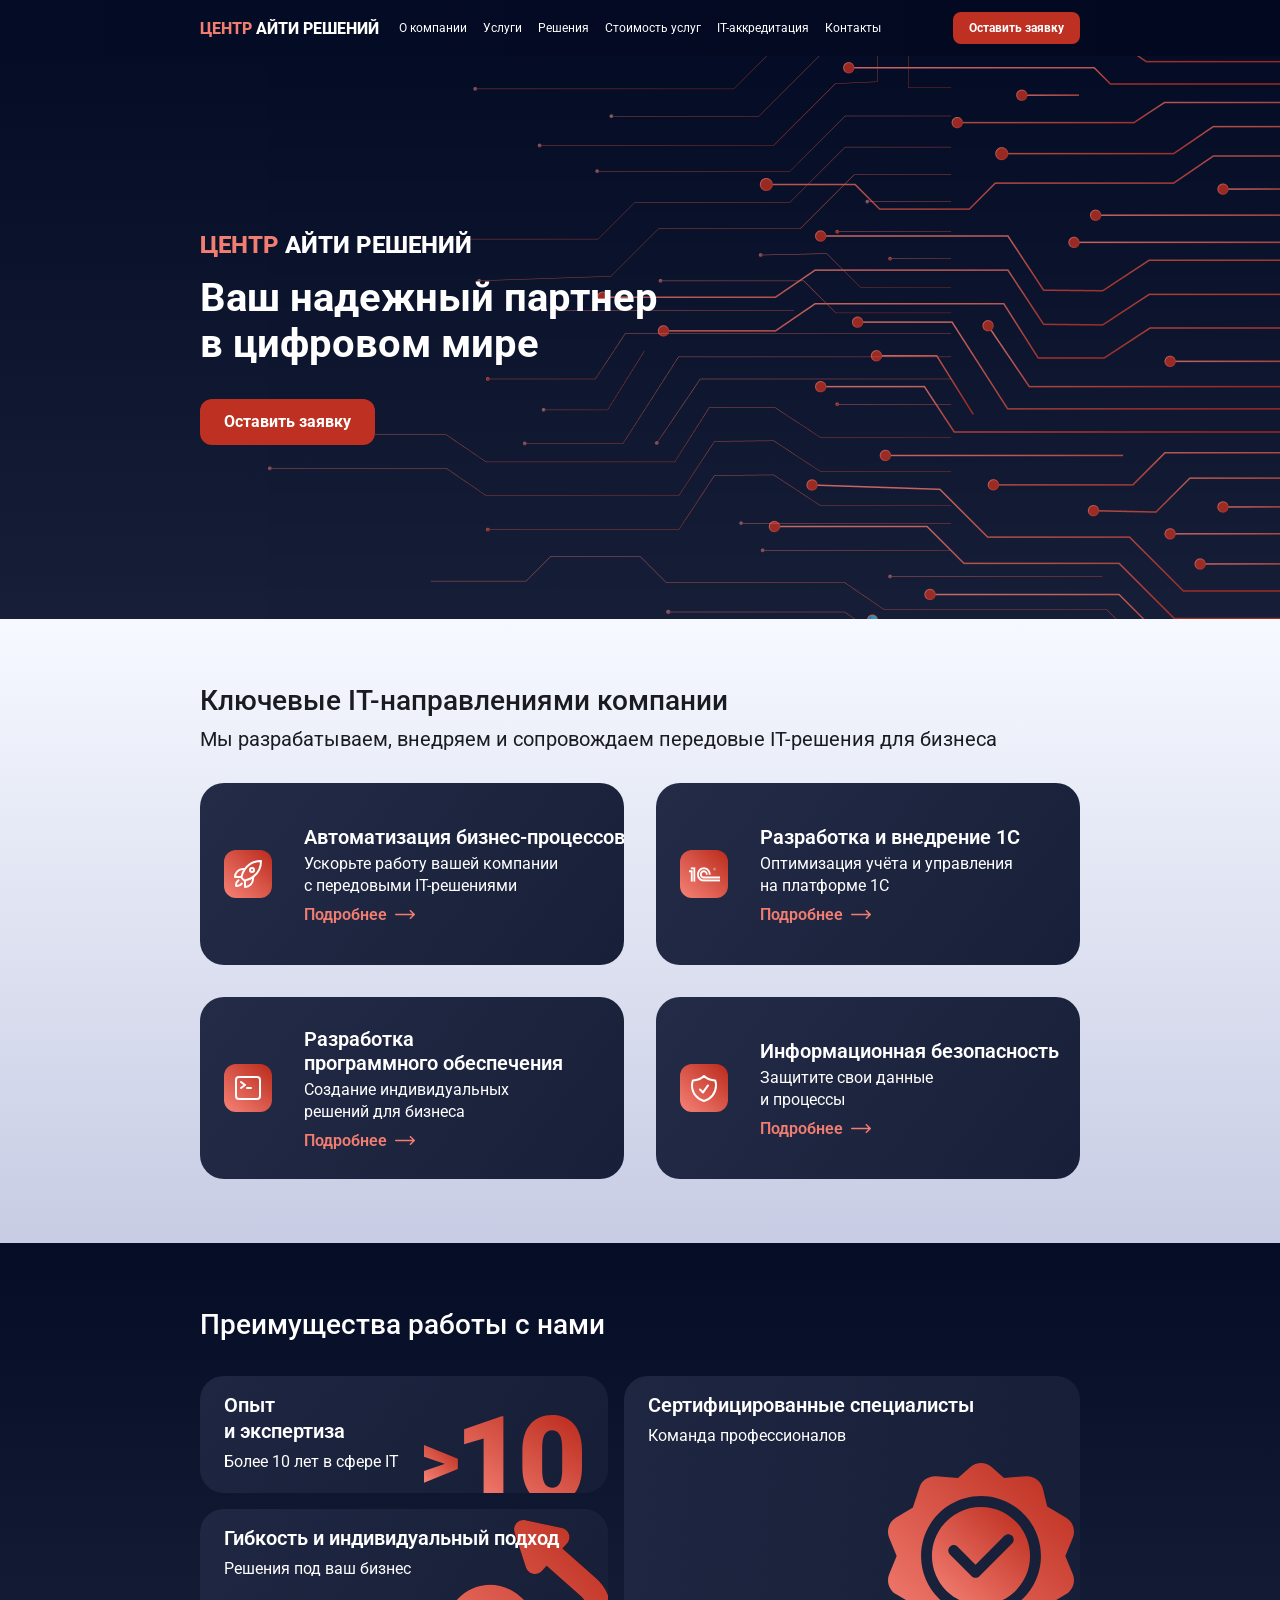
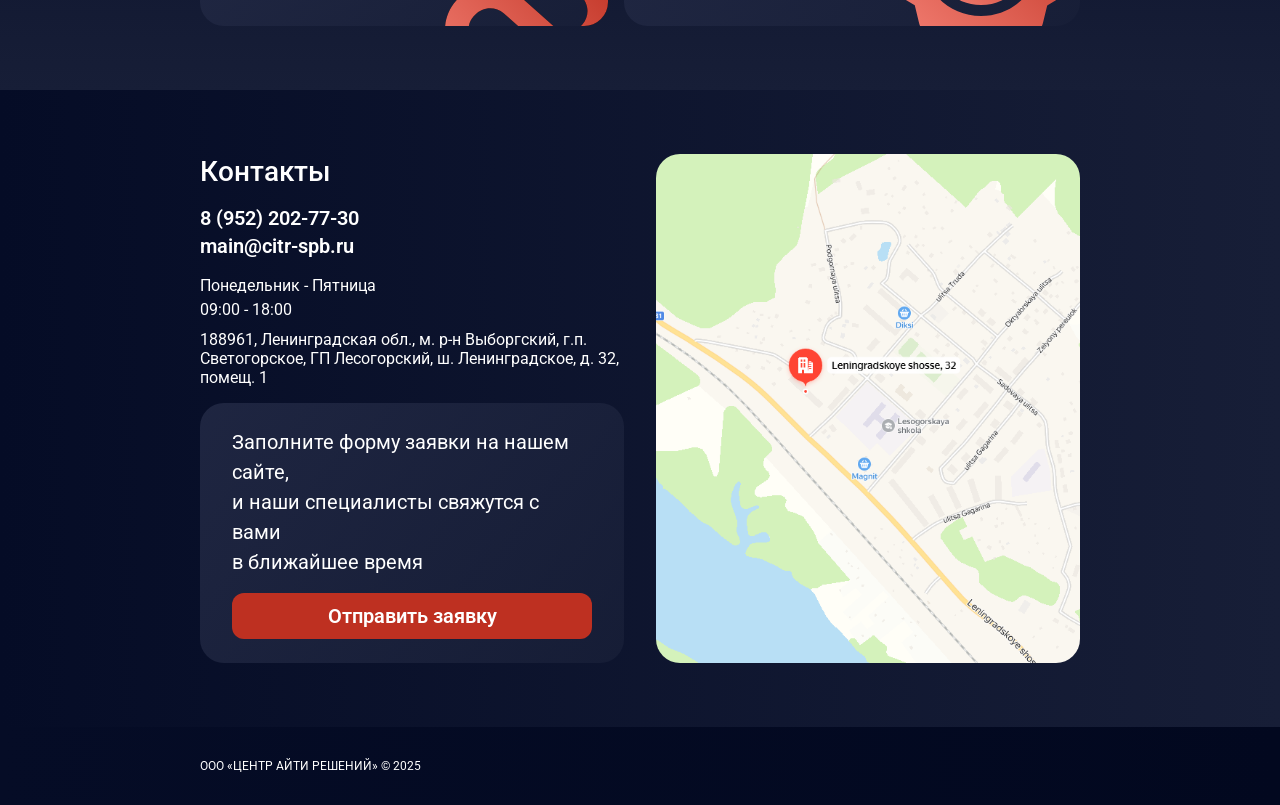
<file: index.html>
<!DOCTYPE html>
<html lang="ru">
<head>
  <meta charset="UTF-8">
  <meta name="viewport" content="width=device-width, initial-scale=1.0">
  <title>Центр Айти Решений</title>
  <link rel="stylesheet" href="style.css">
  <link rel="preconnect" href="https://fonts.googleapis.com">
  <link rel="preconnect" href="https://fonts.gstatic.com" crossorigin>
  <link href="https://fonts.googleapis.com/css2?family=Roboto:wght@400;500;600;700;800&display=swap" rel="stylesheet">
</head>
<body>

  <!-- ======= HEADER ======= -->
  <header class="header">
    <div class="header__logo">
      <span class="accent">ЦЕНТР</span> АЙТИ РЕШЕНИЙ
    </div>
    <nav class="header__nav">
      <a href="/about" class="header__nav-link">О компании</a>
      <a href="/services" class="header__nav-link">Услуги</a>
      <a href="/solutions" class="header__nav-link">Решения</a>
      <a href="/pricing" class="header__nav-link">Стоимость услуг</a>
      <a href="/accreditation" class="header__nav-link">IT-аккредитация</a>
      <a href="/contacts" class="header__nav-link">Контакты</a>
    </nav>
    <div class="header__actions">
      <a href="/pricing#form"><button class="btn btn--red btn--sm">Оставить заявку</button></a>
    </div>
  </header>

  <!-- ======= HERO ======= -->
  <section class="hero">
    <div class="hero__texture"></div>
    <img src="assets/images/circuit-board.png" alt="" class="hero__circuit" aria-hidden="true">
    <div class="hero__content">
      <div class="hero__text">
        <p class="hero__brand"><span class="accent">ЦЕНТР</span> АЙТИ РЕШЕНИЙ</p>
        <h1 class="hero__title">Ваш надежный партнер<br>в цифровом мире</h1>
      </div>
      <a href="/pricing#form"><button class="btn btn--red btn--lg">Оставить заявку</button></a>
    </div>
  </section>

  <!-- ======= SERVICES ======= -->
  <section class="services" id="services">
    <div class="section-header">
      <h2 class="section-title dark">Ключевые IT-направлениями компании</h2>
      <p class="section-subtitle dark">Мы разрабатываем, внедряем и сопровождаем передовые IT-решения для бизнеса</p>
    </div>
    <div class="services__grid">
      <div class="services__row">
        <div class="service-card">
          <div class="service-card__icon">
            <img src="assets/icons/rocket.svg" alt="">
          </div>
          <div class="service-card__body">
            <h3 class="service-card__title">Автоматизация бизнес-процессов</h3>
            <p class="service-card__desc">Ускорьте работу вашей компании<br>с передовыми IT-решениями</p>
            <a href="/solutions" class="service-card__link">
              Подробнее
              <img src="assets/icons/arrow-right.svg" alt="" class="service-card__arrow">
            </a>
          </div>
        </div>
        <div class="service-card">
          <div class="service-card__icon">
            <img src="assets/icons/1c.svg" alt="">
          </div>
          <div class="service-card__body">
            <h3 class="service-card__title">Разработка и внедрение 1С</h3>
            <p class="service-card__desc">Оптимизация учёта и управления<br>на платформе 1С</p>
            <a href="/services" class="service-card__link">
              Подробнее
              <img src="assets/icons/arrow-right.svg" alt="" class="service-card__arrow">
            </a>
          </div>
        </div>
      </div>
      <div class="services__row">
        <div class="service-card">
          <div class="service-card__icon">
            <img src="assets/icons/code.svg" alt="">
          </div>
          <div class="service-card__body">
            <h3 class="service-card__title">Разработка<br>программного обеспечения</h3>
            <p class="service-card__desc">Создание индивидуальных<br>решений для бизнеса</p>
            <a href="/solutions" class="service-card__link">
              Подробнее
              <img src="assets/icons/arrow-right.svg" alt="" class="service-card__arrow">
            </a>
          </div>
        </div>
        <div class="service-card">
          <div class="service-card__icon">
            <img src="assets/icons/shield.svg" alt="">
          </div>
          <div class="service-card__body">
            <h3 class="service-card__title">Информационная безопасность</h3>
            <p class="service-card__desc">Защитите свои данные<br>и процессы</p>
            <a href="/services" class="service-card__link">
              Подробнее
              <img src="assets/icons/arrow-right.svg" alt="" class="service-card__arrow">
            </a>
          </div>
        </div>
      </div>
    </div>
  </section>

  <!-- ======= ADVANTAGES ======= -->
  <section class="advantages" id="about">
    <div class="advantages__texture"></div>
    <h2 class="section-title light">Преимущества работы с нами</h2>
    <div class="advantages__grid">
      <div class="advantages__left">
        <div class="advantage-card advantage-card--sm">
          <div class="advantage-card__text">
            <h3 class="advantage-card__title">Опыт<br>и экспертиза</h3>
            <p class="advantage-card__desc">Более 10 лет в сфере IT</p>
          </div>
          <img src="assets/icons/10years.svg" alt="" class="advantage-card__deco advantage-card__deco--experience">
        </div>
        <div class="advantage-card advantage-card--sm">
          <div class="advantage-card__text">
            <h3 class="advantage-card__title">Гибкость и индивидуальный подход</h3>
            <p class="advantage-card__desc">Решения под ваш бизнес</p>
          </div>
          <img src="assets/icons/flexibility.svg" alt="" class="advantage-card__deco advantage-card__deco--flexibility">
        </div>
      </div>
      <div class="advantage-card advantage-card--tall">
        <div class="advantage-card__text">
          <h3 class="advantage-card__title">Сертифицированные специалисты</h3>
          <p class="advantage-card__desc">Команда профессионалов</p>
        </div>
        <img src="assets/icons/quality.svg" alt="" class="advantage-card__deco advantage-card__deco--quality">
      </div>
    </div>
  </section>

  <!-- ======= CONTACTS ======= -->
  <section class="contacts" id="contacts">
    <div class="contacts__texture"></div>
    <div class="contacts__grid">
      <div class="contacts__info">
        <h2 class="section-title light">Контакты</h2>
        <div class="contacts__phones">
          <p>8 (952) 202-77-30</p>
          <p>main@citr-spb.ru</p>
        </div>
        <div class="contacts__details">
          <div class="contacts__schedule">
            <p>Понедельник - Пятница</p>
            <p>09:00 - 18:00</p>
          </div>
          <p class="contacts__address">188961, Ленинградская обл., м. р-н Выборгский, г.п. Светогорское, ГП Лесогорский, ш. Ленинградское, д. 32, помещ. 1</p>
        </div>
        <div class="contacts__cta-card">
          <p>Заполните форму заявки на нашем сайте,<br>и наши специалисты свяжутся с вами<br>в ближайшее время</p>
          <a href="/pricing#form"><button class="btn btn--red btn--xl btn--full">Отправить заявку</button></a>
        </div>
      </div>
      <div class="contacts__map">
        <img src="assets/images/map.png" alt="Карта офиса">
      </div>
    </div>
  </section>

  <!-- ======= FOOTER ======= -->
  <footer class="footer">
    <p class="footer__copy">ООО «ЦЕНТР АЙТИ РЕШЕНИЙ» © 2025</p>
  </footer>

  <script>
    function scrollToContacts() {
      document.getElementById('contacts').scrollIntoView({ behavior: 'smooth' });
    }
  </script>
</body>
</html>
</file>
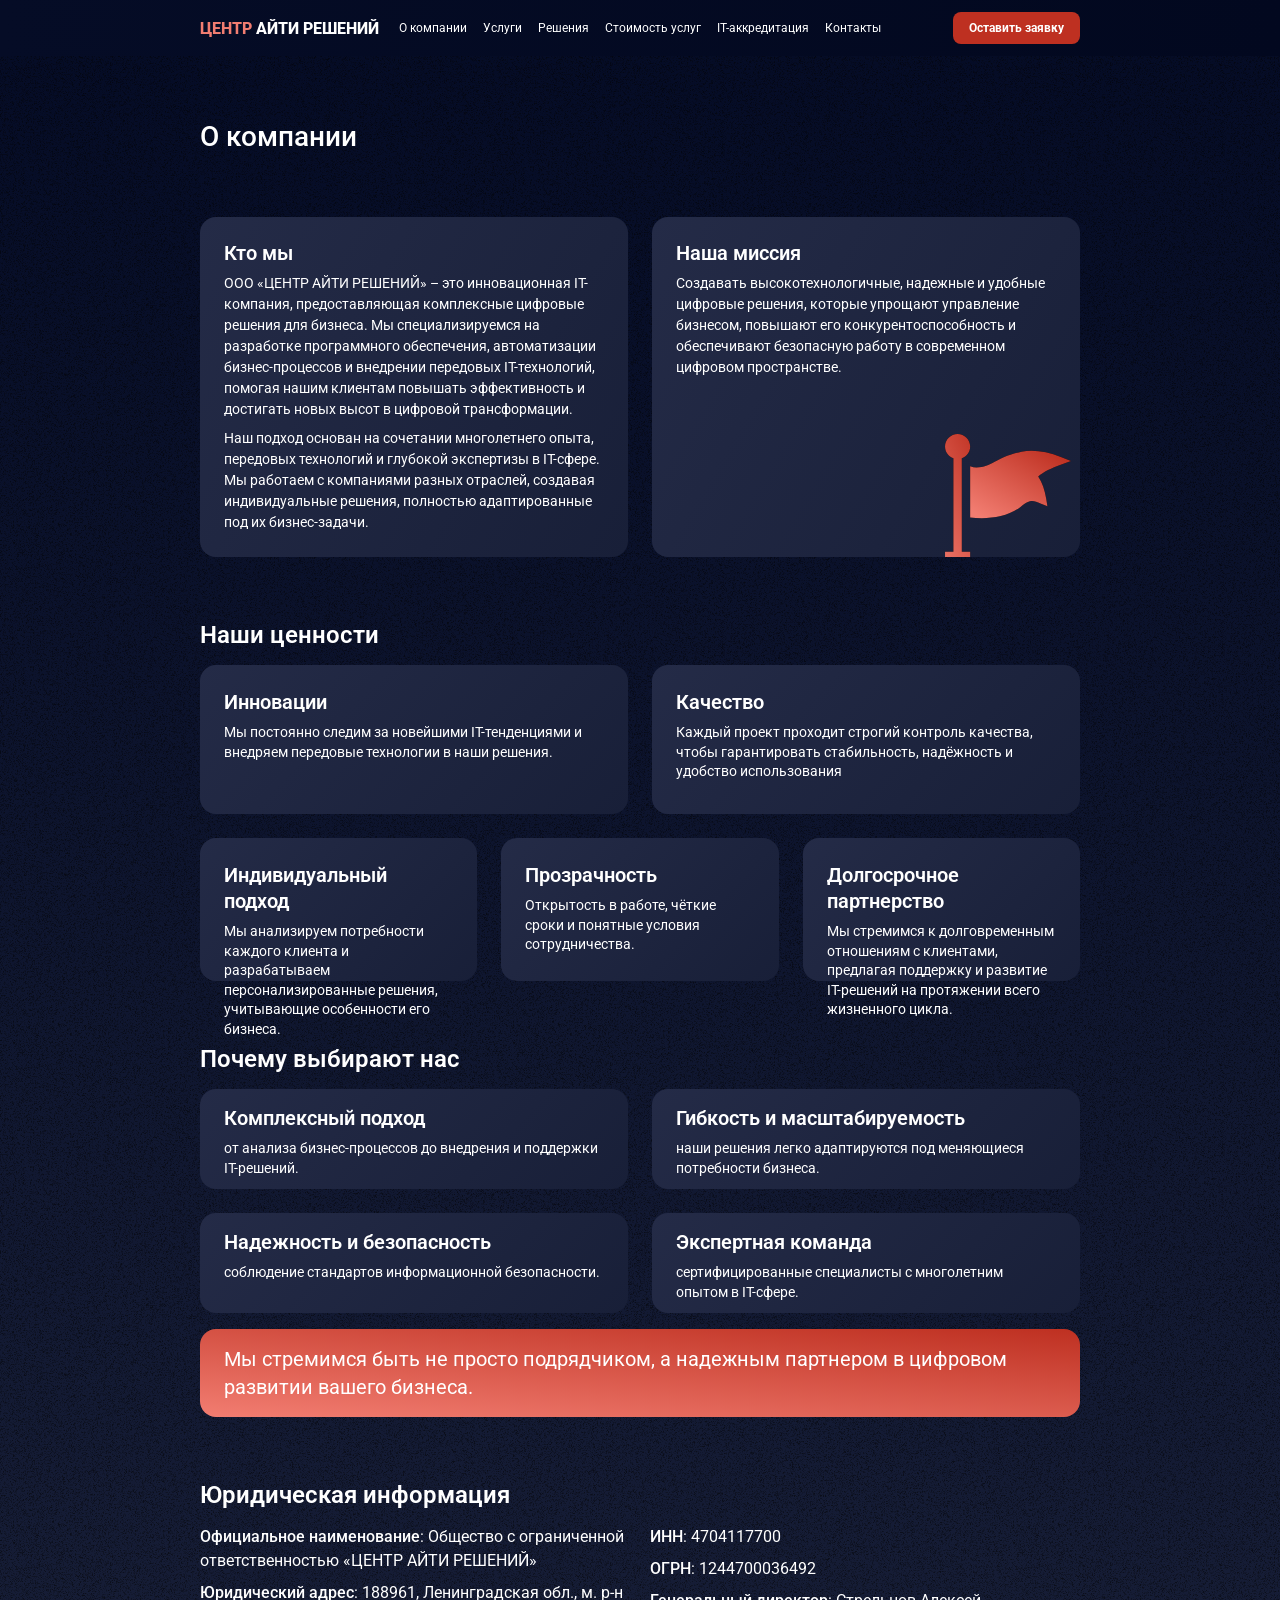
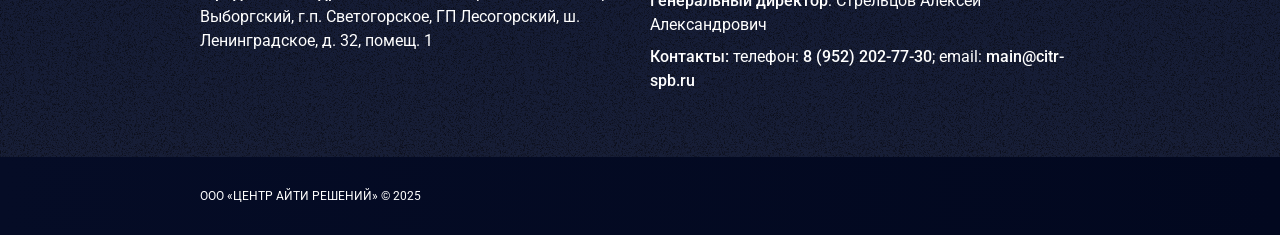
<file: about.html>
<!DOCTYPE html>
<html lang="ru">
<head>
  <meta charset="UTF-8">
  <meta name="viewport" content="width=device-width, initial-scale=1.0">
  <title>О компании — Центр Айти Решений</title>
  <link rel="stylesheet" href="style.css">
  <link rel="stylesheet" href="about.css">
  <link rel="preconnect" href="https://fonts.googleapis.com">
  <link rel="preconnect" href="https://fonts.gstatic.com" crossorigin>
  <link href="https://fonts.googleapis.com/css2?family=Roboto:wght@400;500;600;700;800&display=swap" rel="stylesheet">
</head>
<body>

  <!-- ======= HEADER ======= -->
  <header class="header">
    <div class="header__logo">
      <a href="/"><span class="accent">ЦЕНТР</span> АЙТИ РЕШЕНИЙ</a>
    </div>
    <nav class="header__nav">
      <a href="/about" class="header__nav-link">О компании</a>
      <a href="/services" class="header__nav-link">Услуги</a>
      <a href="/solutions" class="header__nav-link">Решения</a>
      <a href="/pricing" class="header__nav-link">Стоимость услуг</a>
      <a href="/accreditation" class="header__nav-link">IT-аккредитация</a>
      <a href="/contacts" class="header__nav-link">Контакты</a>
    </nav>
    <div class="header__actions">
      <a href="/pricing#form"><button class="btn btn--red btn--sm">Оставить заявку</button></a>
    </div>
  </header>

  <!-- ======= MAIN ======= -->
  <main class="about-main">
    <div class="about-main__texture"></div>

    <!-- О компании -->
    <h1 class="about-main__title">О компании</h1>

    <!-- Кто мы + Наша миссия -->
    <div class="about-cards-row">
      <div class="about-card about-card--text">
        <h2 class="about-card__heading">Кто мы</h2>
        <div class="about-card__body">
          <p>ООО «ЦЕНТР АЙТИ РЕШЕНИЙ» – это инновационная IT-компания, предоставляющая комплексные цифровые решения для бизнеса. Мы специализируемся на разработке программного обеспечения, автоматизации бизнес-процессов и внедрении передовых IT-технологий, помогая нашим клиентам повышать эффективность и достигать новых высот в цифровой трансформации.</p>
          <p>Наш подход основан на сочетании многолетнего опыта, передовых технологий и глубокой экспертизы в IT-сфере. Мы работаем с компаниями разных отраслей, создавая индивидуальные решения, полностью адаптированные под их бизнес-задачи.</p>
        </div>
      </div>
      <div class="about-card about-card--mission">
        <h2 class="about-card__heading">Наша миссия</h2>
        <p class="about-card__body">Создавать высокотехнологичные, надежные и удобные цифровые решения, которые упрощают управление бизнесом, повышают его конкурентоспособность и обеспечивают безопасную работу в современном цифровом пространстве.</p>
        <img src="assets/icons/flag.svg" alt="" class="about-card__flag" aria-hidden="true">
      </div>
    </div>

    <!-- Наши ценности -->
    <div class="about-section">
      <h2 class="about-section__title">Наши ценности</h2>
      <div class="about-section__grid">
        <div class="about-row about-row--2col" style="height:149px">
          <div class="info-card">
            <h3 class="info-card__title">Инновации</h3>
            <p class="info-card__desc">Мы постоянно следим за новейшими IT-тенденциями и внедряем передовые технологии в наши решения.</p>
          </div>
          <div class="info-card">
            <h3 class="info-card__title">Качество</h3>
            <p class="info-card__desc">Каждый проект проходит строгий контроль качества, чтобы гарантировать стабильность, надёжность и удобство использования</p>
          </div>
        </div>
        <div class="about-row about-row--3col" style="height:143px">
          <div class="info-card">
            <h3 class="info-card__title">Индивидуальный подход</h3>
            <p class="info-card__desc">Мы анализируем потребности каждого клиента и разрабатываем персонализированные решения, учитывающие особенности его бизнеса.</p>
          </div>
          <div class="info-card">
            <h3 class="info-card__title">Прозрачность</h3>
            <p class="info-card__desc">Открытость в работе, чёткие сроки и понятные условия сотрудничества.</p>
          </div>
          <div class="info-card">
            <h3 class="info-card__title">Долгосрочное партнерство</h3>
            <p class="info-card__desc">Мы стремимся к долговременным отношениям с клиентами, предлагая поддержку и развитие IT-решений на протяжении всего жизненного цикла.</p>
          </div>
        </div>
      </div>
    </div>

    <!-- Почему выбирают нас -->
    <div class="about-section">
      <h2 class="about-section__title">Почему выбирают нас</h2>
      <div class="about-section__grid">
        <div class="about-row about-row--2col" style="height:100px">
          <div class="info-card info-card--sm">
            <h3 class="info-card__title">Комплексный подход</h3>
            <p class="info-card__desc">от анализа бизнес-процессов до внедрения и поддержки IT-решений.</p>
          </div>
          <div class="info-card info-card--sm">
            <h3 class="info-card__title">Гибкость и масштабируемость</h3>
            <p class="info-card__desc">наши решения легко адаптируются под меняющиеся потребности бизнеса.</p>
          </div>
        </div>
        <div class="about-row about-row--2col" style="height:100px">
          <div class="info-card info-card--sm">
            <h3 class="info-card__title">Надежность и безопасность</h3>
            <p class="info-card__desc">соблюдение стандартов информационной безопасности.</p>
          </div>
          <div class="info-card info-card--sm">
            <h3 class="info-card__title">Экспертная команда</h3>
            <p class="info-card__desc">сертифицированные специалисты с многолетним опытом в IT-сфере.</p>
          </div>
        </div>
      </div>
      <div class="about-banner">
        <p>Мы стремимся быть не просто подрядчиком, а надежным партнером в цифровом развитии вашего бизнеса.</p>
      </div>
    </div>

    <!-- Юридическая информация -->
    <div class="about-section">
      <h2 class="about-section__title">Юридическая информация</h2>
      <div class="about-legal">
        <div class="about-legal__col">
          <p><span class="about-legal__label">Официальное наименование</span>: Общество с ограниченной ответственностью «ЦЕНТР АЙТИ РЕШЕНИЙ»</p>
          <p><span class="about-legal__label">Юридический адрес</span>: 188961, Ленинградская обл., м. р-н Выборгский, г.п. Светогорское, ГП Лесогорский, ш. Ленинградское, д. 32, помещ. 1</p>
        </div>
        <div class="about-legal__col">
          <p><span class="about-legal__label">ИНН</span>: 4704117700</p>
          <p><span class="about-legal__label">ОГРН</span>: 1244700036492</p>
          <p><span class="about-legal__label">Генеральный директор</span>: Стрельцов Алексей Александрович</p>
          <p><span class="about-legal__label">Контакты:</span> телефон: <span class="about-legal__label">8 (952) 202-77-30</span>;  email: <span class="about-legal__label">main@citr-spb.ru</span></p>
        </div>
      </div>
    </div>
  </main>

  <!-- ======= FOOTER ======= -->
  <footer class="footer">
    <p class="footer__copy">ООО «ЦЕНТР АЙТИ РЕШЕНИЙ» © 2025</p>
  </footer>

</body>
</html>
</file>
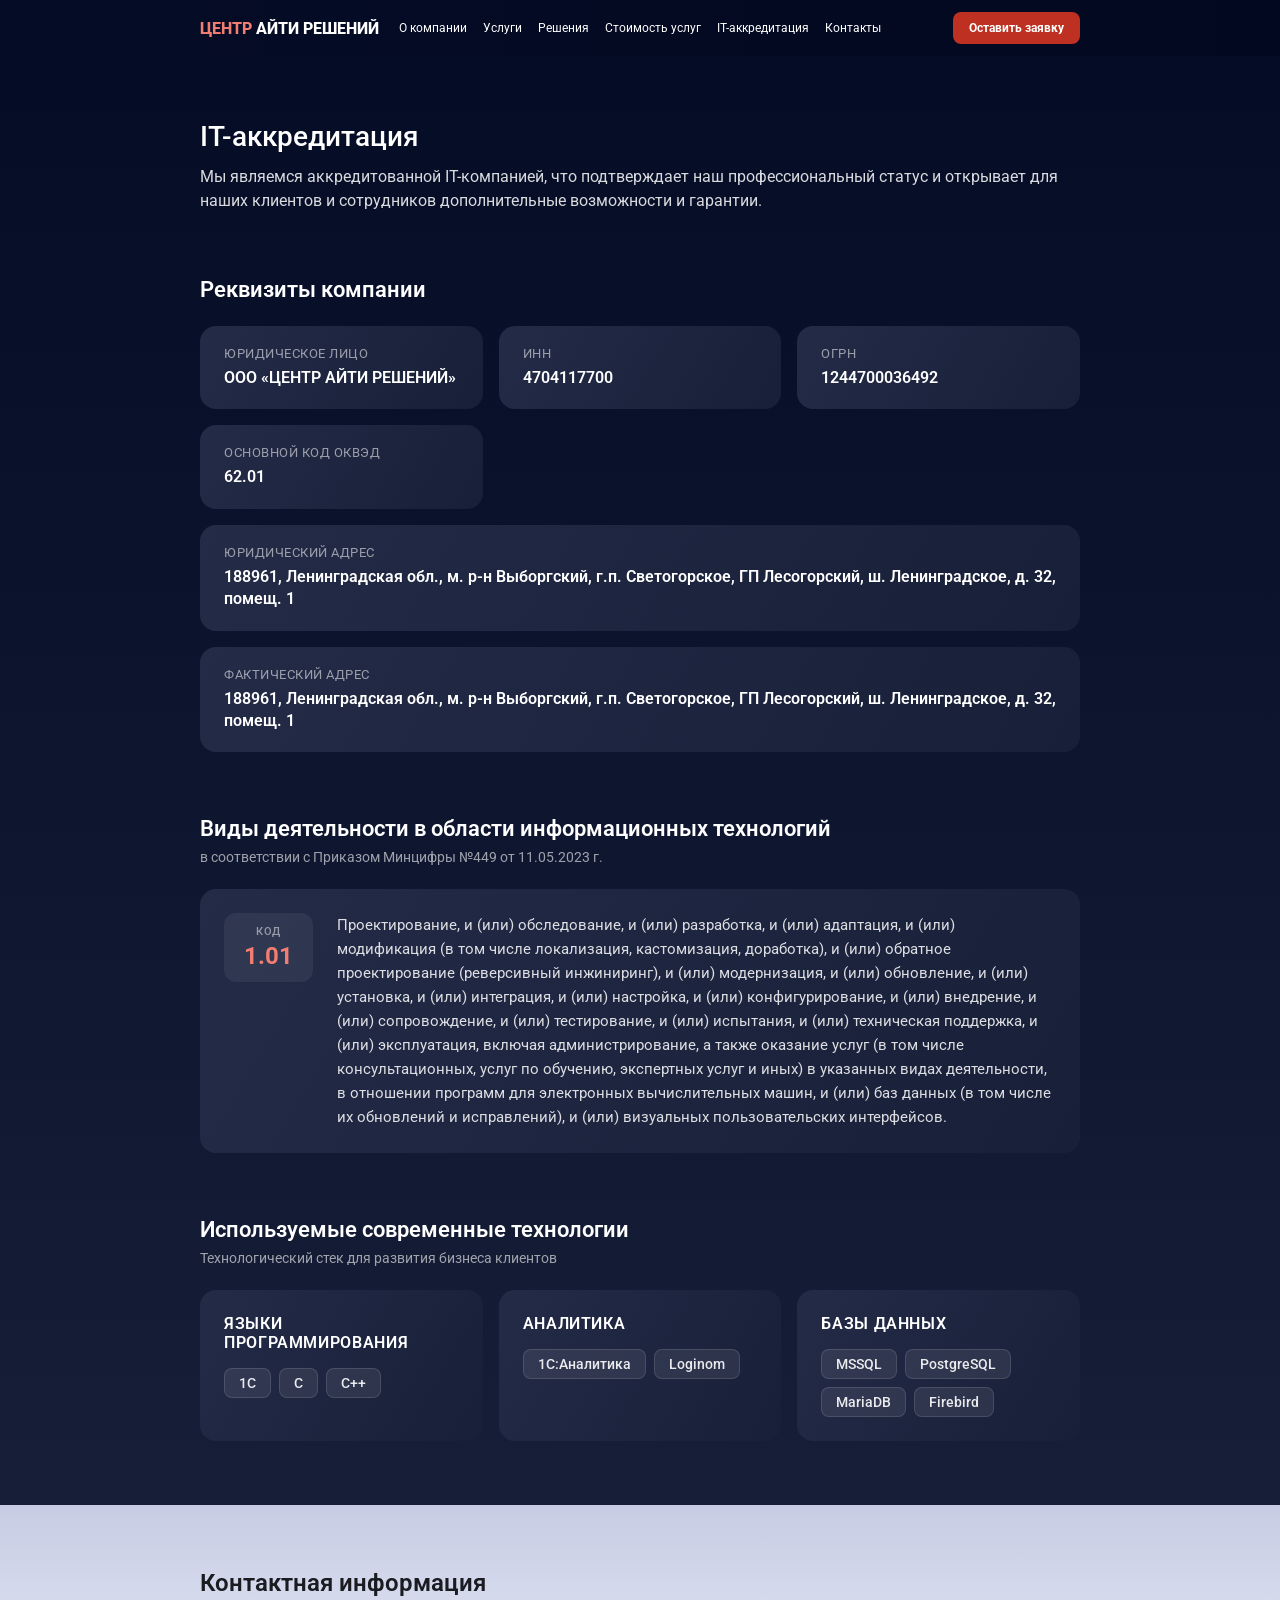
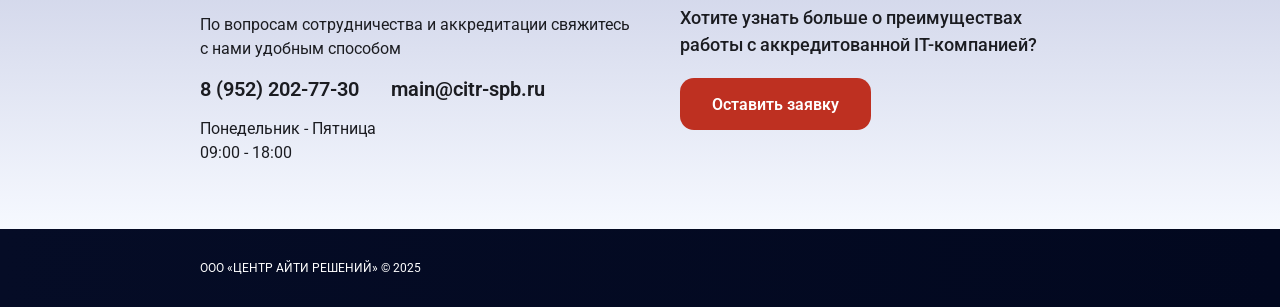
<file: accreditation.html>
<!DOCTYPE html>
<html lang="ru">
<head>
  <meta charset="UTF-8">
  <meta name="viewport" content="width=device-width, initial-scale=1.0">
  <title>IT-аккредитация — Центр Айти Решений</title>
  <link rel="stylesheet" href="style.css">
  <link rel="stylesheet" href="accreditation.css">
  <link rel="preconnect" href="https://fonts.googleapis.com">
  <link rel="preconnect" href="https://fonts.gstatic.com" crossorigin>
  <link href="https://fonts.googleapis.com/css2?family=Roboto:wght@400;500;600;700;800&display=swap" rel="stylesheet">
</head>
<body>

  <!-- ======= HEADER ======= -->
  <header class="header">
    <div class="header__logo">
      <a href="/"><span class="accent">ЦЕНТР</span> АЙТИ РЕШЕНИЙ</a>
    </div>
    <nav class="header__nav">
      <a href="/about" class="header__nav-link">О компании</a>
      <a href="/services" class="header__nav-link">Услуги</a>
      <a href="/solutions" class="header__nav-link">Решения</a>
      <a href="/pricing" class="header__nav-link">Стоимость услуг</a>
      <a href="/accreditation" class="header__nav-link">IT-аккредитация</a>
      <a href="/contacts" class="header__nav-link">Контакты</a>
    </nav>
    <div class="header__actions">
      <a href="/pricing#form"><button class="btn btn--red btn--sm">Оставить заявку</button></a>
    </div>
  </header>

  <!-- ======= ТЁМНАЯ СЕКЦИЯ ======= -->
  <main class="accr-main">
    <div class="accr-main__texture"></div>

    <div class="accr-intro">
      <h1 class="accr-intro__title">IT-аккредитация</h1>
      <p class="accr-intro__text">Мы являемся аккредитованной IT-компанией, что подтверждает наш профессиональный статус и открывает для наших клиентов и сотрудников дополнительные возможности и гарантии.</p>
    </div>

    <!-- ===== Реквизиты ===== -->
    <div class="accr-section">
      <h2 class="accr-section__title">Реквизиты компании</h2>
      <div class="accr-cards-grid">

        <div class="accr-card accr-card--wide">
          <p class="accr-card__label">Юридическое лицо</p>
          <p class="accr-card__value">ООО «ЦЕНТР АЙТИ РЕШЕНИЙ»</p>
        </div>

        <div class="accr-card">
          <p class="accr-card__label">ИНН</p>
          <p class="accr-card__value">4704117700</p>
        </div>

        <div class="accr-card">
          <p class="accr-card__label">ОГРН</p>
          <p class="accr-card__value">1244700036492</p>
        </div>

        <div class="accr-card">
          <p class="accr-card__label">Основной код ОКВЭД</p>
          <p class="accr-card__value">62.01</p>
        </div>

        <div class="accr-card accr-card--full">
          <p class="accr-card__label">Юридический адрес</p>
          <p class="accr-card__value">188961, Ленинградская обл., м. р-н Выборгский, г.п. Светогорское, ГП Лесогорский, ш. Ленинградское, д. 32, помещ. 1</p>
        </div>

        <div class="accr-card accr-card--full">
          <p class="accr-card__label">Фактический адрес</p>
          <p class="accr-card__value">188961, Ленинградская обл., м. р-н Выборгский, г.п. Светогорское, ГП Лесогорский, ш. Ленинградское, д. 32, помещ. 1</p>
        </div>

      </div>
    </div>

    <!-- ===== Виды деятельности ===== -->
    <div class="accr-section">
      <h2 class="accr-section__title">Виды деятельности в области информационных технологий</h2>
      <p class="accr-section__subtitle">в соответствии с Приказом Минцифры №449 от 11.05.2023 г.</p>

      <div class="accr-activity">
        <div class="accr-activity__code">
          <span class="accr-activity__code-label">Код</span>
          <span class="accr-activity__code-value">1.01</span>
        </div>
        <p class="accr-activity__text">Проектирование, и (или) обследование, и (или) разработка, и (или) адаптация, и (или) модификация (в том числе локализация, кастомизация, доработка), и (или) обратное проектирование (реверсивный инжиниринг), и (или) модернизация, и (или) обновление, и (или) установка, и (или) интеграция, и (или) настройка, и (или) конфигурирование, и (или) внедрение, и (или) сопровождение, и (или) тестирование, и (или) испытания, и (или) техническая поддержка, и (или) эксплуатация, включая администрирование, а также оказание услуг (в том числе консультационных, услуг по обучению, экспертных услуг и иных) в указанных видах деятельности, в отношении программ для электронных вычислительных машин, и (или) баз данных (в том числе их обновлений и исправлений), и (или) визуальных пользовательских интерфейсов.</p>
      </div>
    </div>

    <!-- ===== Технологии ===== -->
    <div class="accr-section">
      <h2 class="accr-section__title">Используемые современные технологии</h2>
      <p class="accr-section__subtitle">Технологический стек для развития бизнеса клиентов</p>

      <div class="accr-stack-grid">

        <div class="accr-stack-card">
          <p class="accr-stack-card__category">Языки программирования</p>
          <div class="accr-stack-card__tags">
            <span class="accr-tag">1С</span>
            <span class="accr-tag">С</span>
            <span class="accr-tag">С++</span>
          </div>
        </div>

        <div class="accr-stack-card">
          <p class="accr-stack-card__category">Аналитика</p>
          <div class="accr-stack-card__tags">
            <span class="accr-tag">1С:Аналитика</span>
            <span class="accr-tag">Loginom</span>
          </div>
        </div>

        <div class="accr-stack-card">
          <p class="accr-stack-card__category">Базы данных</p>
          <div class="accr-stack-card__tags">
            <span class="accr-tag">MSSQL</span>
            <span class="accr-tag">PostgreSQL</span>
            <span class="accr-tag">MariaDB</span>
            <span class="accr-tag">Firebird</span>
          </div>
        </div>

      </div>
    </div>

  </main>

  <!-- ======= СВЕТЛАЯ СЕКЦИЯ (контакты) ======= -->
  <section class="accr-contact">
    <div class="accr-contact__info">
      <h2 class="accr-contact__title">Контактная информация</h2>
      <p class="accr-contact__desc">По вопросам сотрудничества и аккредитации свяжитесь с нами удобным способом</p>
      <div class="accr-contact__phones">
        <p>8 (952) 202-77-30</p>
        <p>main@citr-spb.ru</p>
      </div>
      <div class="accr-contact__schedule">
        <p>Понедельник - Пятница</p>
        <p>09:00 - 18:00</p>
      </div>
    </div>

    <div class="accr-contact__cta">
      <p class="accr-contact__cta-text">Хотите узнать больше о преимуществах работы с аккредитованной IT-компанией?</p>
      <a href="/pricing#form"><button class="btn btn--red">Оставить заявку</button></a>
    </div>
  </section>

  <!-- ======= FOOTER ======= -->
  <footer class="footer">
    <p class="footer__copy">ООО «ЦЕНТР АЙТИ РЕШЕНИЙ» © 2025</p>
  </footer>

</body>
</html>
</file>
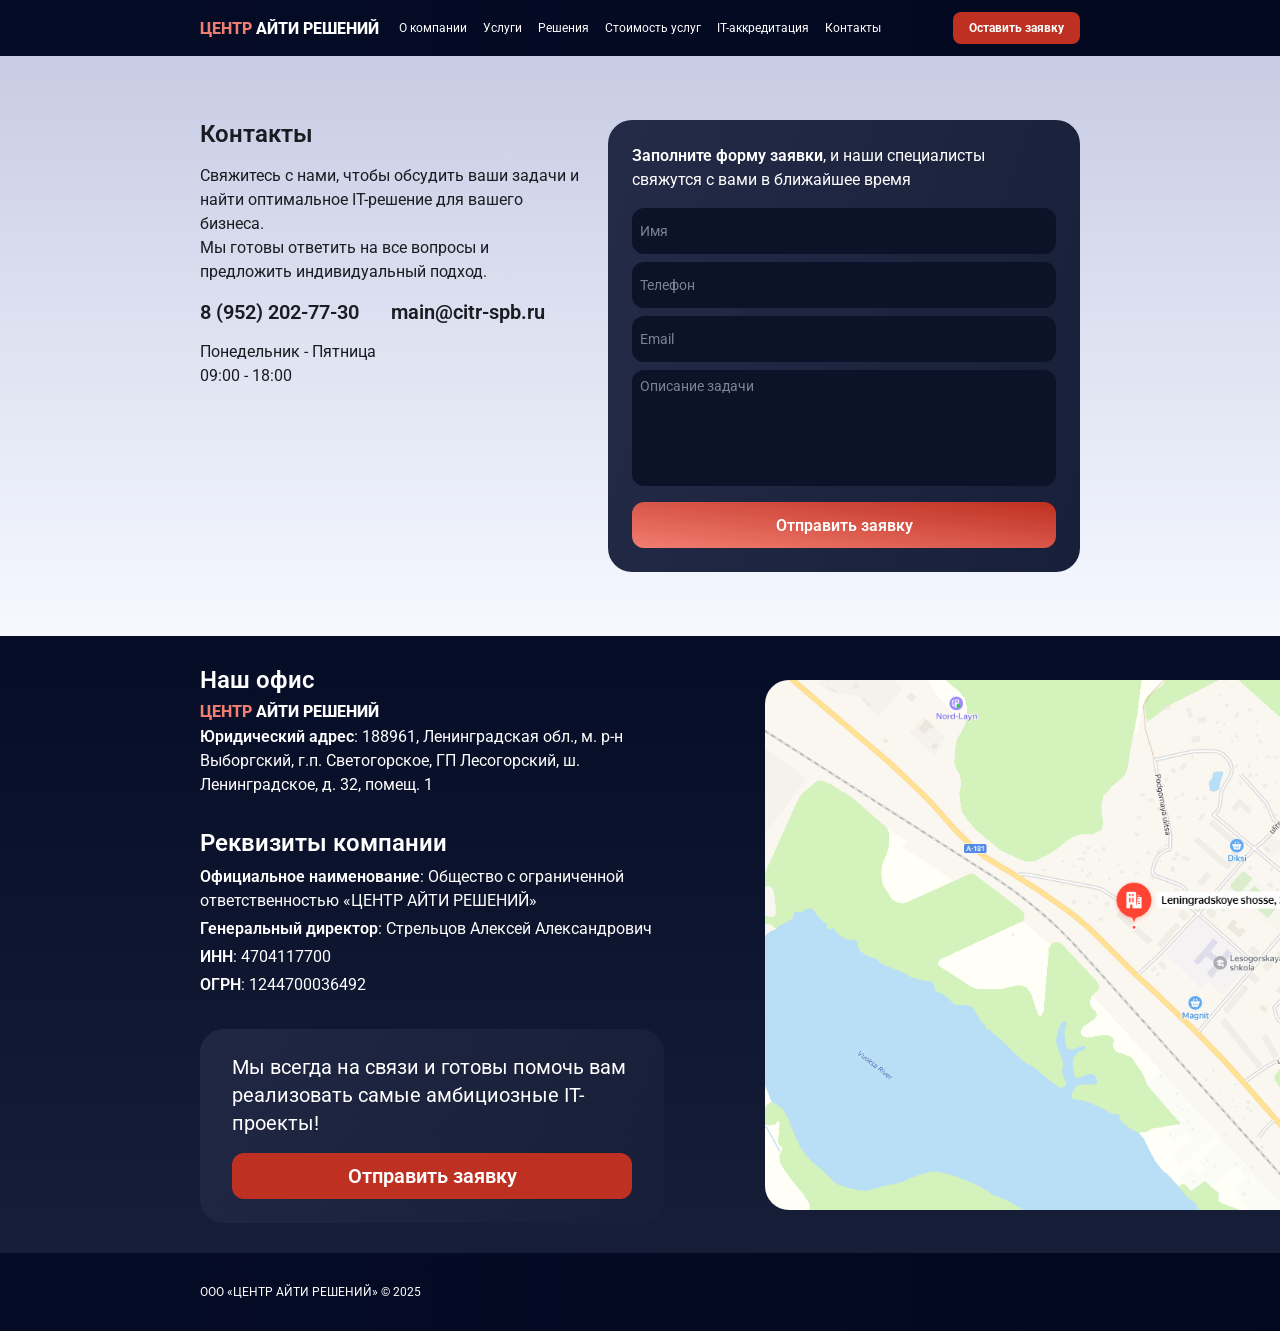
<file: contacts.html>
<!DOCTYPE html>
<html lang="ru">
<head>
  <meta charset="UTF-8">
  <meta name="viewport" content="width=device-width, initial-scale=1.0">
  <title>Контакты — Центр Айти Решений</title>
  <link rel="stylesheet" href="style.css">
  <link rel="stylesheet" href="contacts.css">
  <link rel="preconnect" href="https://fonts.googleapis.com">
  <link rel="preconnect" href="https://fonts.gstatic.com" crossorigin>
  <link href="https://fonts.googleapis.com/css2?family=Roboto:wght@400;500;600;700;800&display=swap" rel="stylesheet">
</head>
<body>

  <!-- ======= HEADER ======= -->
  <header class="header">
    <div class="header__logo">
      <a href="/"><span class="accent">ЦЕНТР</span> АЙТИ РЕШЕНИЙ</a>
    </div>
    <nav class="header__nav">
      <a href="/about" class="header__nav-link">О компании</a>
      <a href="/services" class="header__nav-link">Услуги</a>
      <a href="/solutions" class="header__nav-link">Решения</a>
      <a href="/pricing" class="header__nav-link">Стоимость услуг</a>
      <a href="/accreditation" class="header__nav-link">IT-аккредитация</a>
      <a href="/contacts" class="header__nav-link">Контакты</a>
    </nav>
    <div class="header__actions">
      <a href="/pricing#form"><button class="btn btn--red btn--sm">Оставить заявку</button></a>
    </div>
  </header>

  <!-- ======= СВЕТЛАЯ СЕКЦИЯ: форма ======= -->
  <section class="cnt-top">
    <div class="cnt-top__info">
      <h1 class="cnt-top__title">Контакты</h1>
      <p class="cnt-top__desc">Свяжитесь с нами, чтобы обсудить ваши задачи и найти оптимальное IT-решение для вашего бизнеса.<br>Мы готовы ответить на все вопросы и предложить индивидуальный подход.</p>
      <div class="cnt-top__phones">
        <p>8 (952) 202-77-30</p>
        <p>main@citr-spb.ru</p>
      </div>
      <div class="cnt-top__schedule">
        <p>Понедельник - Пятница</p>
        <p>09:00 - 18:00</p>
      </div>
    </div>

    <div class="cnt-form-card">
      <p class="cnt-form-card__intro"><span class="cnt-form-card__intro-bold">Заполните форму заявки</span>, и наши специалисты свяжутся с вами в ближайшее время</p>
      <div class="cnt-form-card__fields">
        <input type="text" placeholder="Имя" class="cnt-form-field">
        <input type="tel" placeholder="Телефон" class="cnt-form-field">
        <input type="email" placeholder="Email" class="cnt-form-field">
        <textarea placeholder="Описание задачи" class="cnt-form-field cnt-form-field--textarea"></textarea>
      </div>
      <button class="cnt-form-card__btn">Отправить заявку</button>
    </div>
  </section>

  <!-- ======= ТЁМНАЯ СЕКЦИЯ: офис + карта ======= -->
  <section class="cnt-office">

    <div class="cnt-office__inner">

      <!-- Наш офис -->
      <div class="cnt-office__block">
        <h2 class="cnt-office__block-title">Наш офис</h2>
        <div class="cnt-office__block-body">
          <p class="cnt-office__brand"><span class="accent">ЦЕНТР</span> АЙТИ РЕШЕНИЙ</p>
          <p class="cnt-office__text"><span class="cnt-label">Юридический адрес</span>: 188961, Ленинградская обл., м. р-н Выборгский, г.п. Светогорское, ГП Лесогорский, ш. Ленинградское, д. 32, помещ. 1</p>
        </div>
      </div>

      <!-- Реквизиты -->
      <div class="cnt-office__block">
        <h2 class="cnt-office__block-title">Реквизиты компании</h2>
        <div class="cnt-office__rekvizity">
          <p><span class="cnt-label">Официальное наименование</span>: Общество с ограниченной ответственностью «ЦЕНТР АЙТИ РЕШЕНИЙ»</p>
          <p><span class="cnt-label">Генеральный директор</span>: Стрельцов Алексей Александрович</p>
          <p><span class="cnt-label">ИНН</span>: 4704117700</p>
          <p><span class="cnt-label">ОГРН</span>: 1244700036492</p>
        </div>
      </div>

      <!-- CTA -->
      <div class="cnt-office__cta">
        <p>Мы всегда на связи и готовы помочь вам реализовать самые амбициозные IT-проекты!</p>
        <a href="/pricing#form">
          <button class="cnt-office__cta-btn">Отправить заявку</button>
        </a>
      </div>

    </div>

    <!-- Карта -->
    <div class="cnt-office__map">
      <img src="assets/images/map.png" alt="Карта офиса">
    </div>

  </section>

  <!-- ======= FOOTER ======= -->
  <footer class="footer">
    <p class="footer__copy">ООО «ЦЕНТР АЙТИ РЕШЕНИЙ» © 2025</p>
  </footer>

  <script src="form.js"></script>
</body>
</html>
</file>
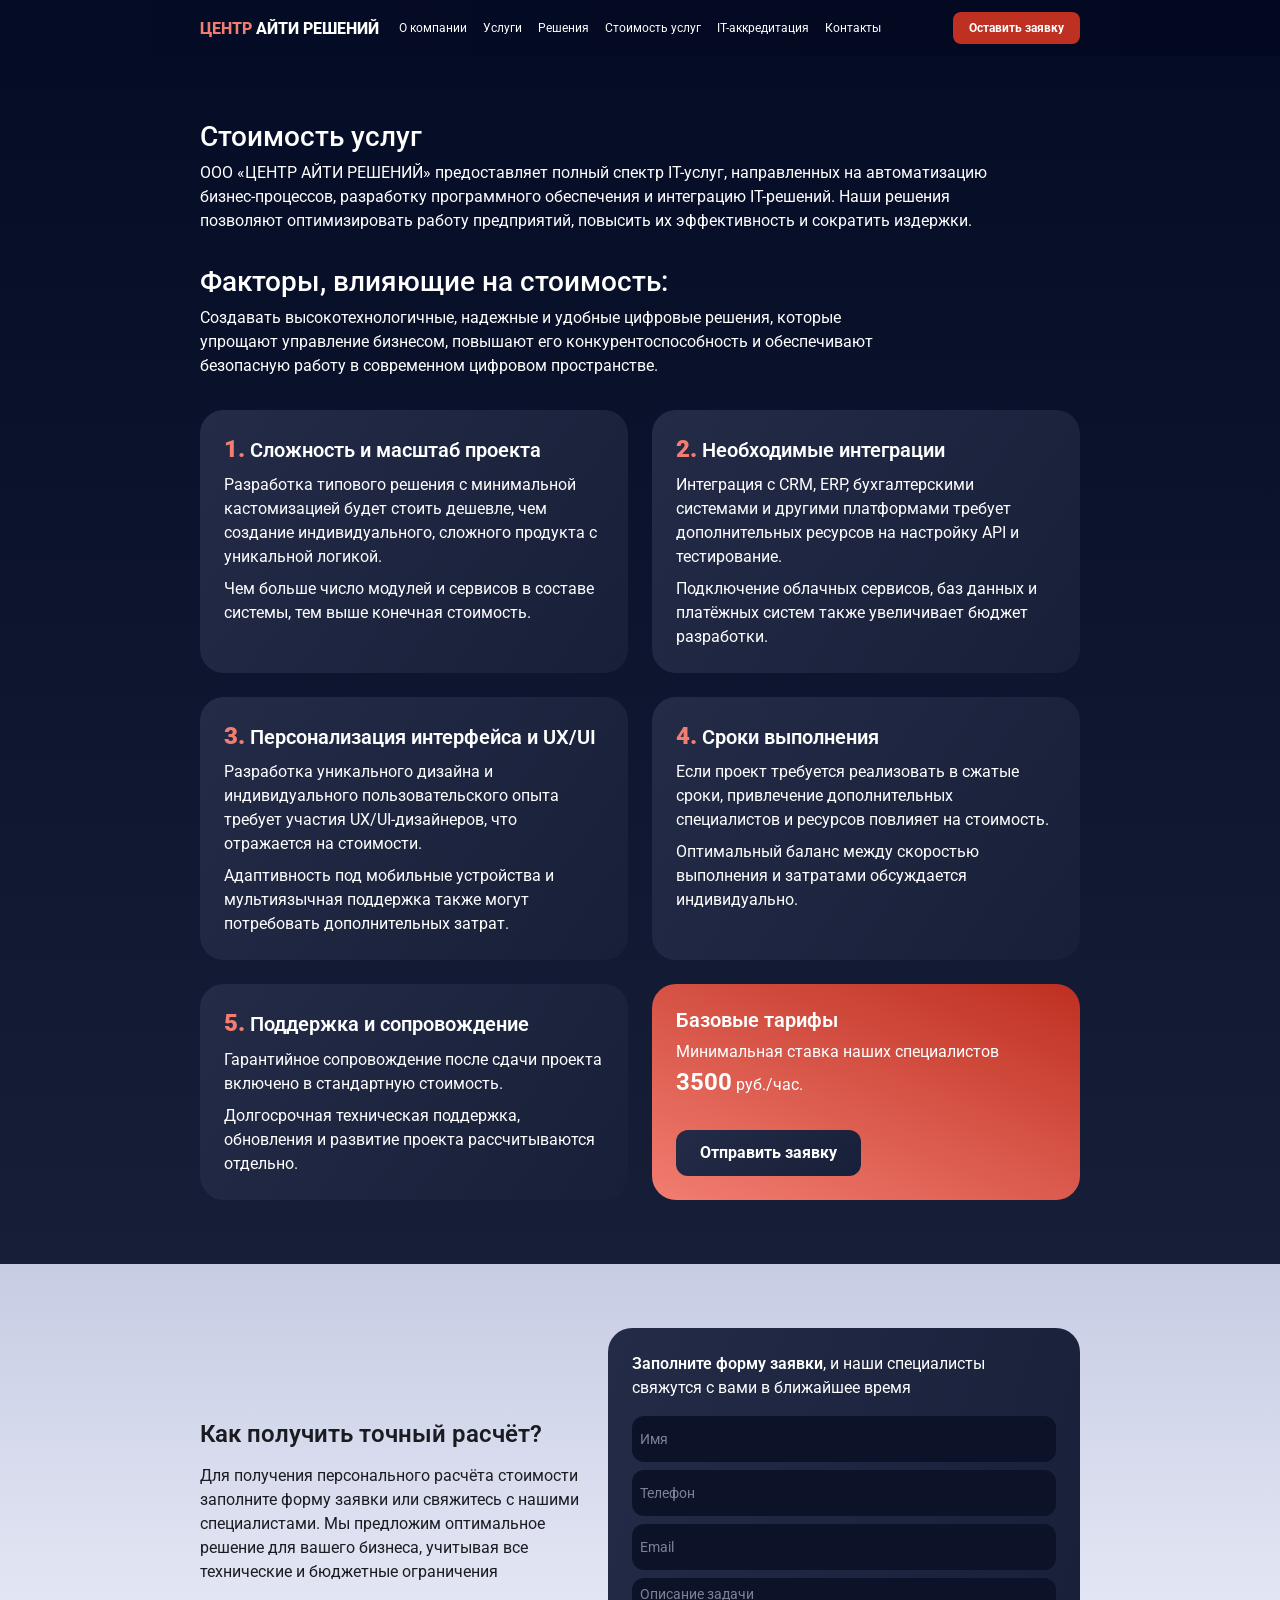
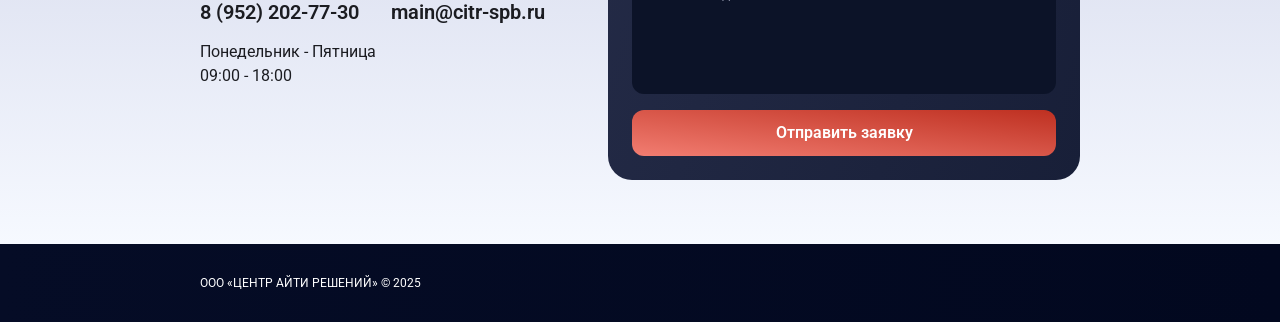
<file: pricing.html>
<!DOCTYPE html>
<html lang="ru">
<head>
  <meta charset="UTF-8">
  <meta name="viewport" content="width=device-width, initial-scale=1.0">
  <title>Стоимость услуг — Центр Айти Решений</title>
  <link rel="stylesheet" href="style.css">
  <link rel="stylesheet" href="pricing.css">
  <link rel="preconnect" href="https://fonts.googleapis.com">
  <link rel="preconnect" href="https://fonts.gstatic.com" crossorigin>
  <link href="https://fonts.googleapis.com/css2?family=Roboto:wght@400;500;600;700;800;900&display=swap" rel="stylesheet">
</head>
<body>

  <!-- ======= HEADER ======= -->
  <header class="header">
    <div class="header__logo">
      <a href="/"><span class="accent">ЦЕНТР</span> АЙТИ РЕШЕНИЙ</a>
    </div>
    <nav class="header__nav">
      <a href="/about" class="header__nav-link">О компании</a>
      <a href="/services" class="header__nav-link">Услуги</a>
      <a href="/solutions" class="header__nav-link">Решения</a>
      <a href="/pricing" class="header__nav-link">Стоимость услуг</a>
      <a href="/accreditation" class="header__nav-link">IT-аккредитация</a>
      <a href="/contacts" class="header__nav-link">Контакты</a>
    </nav>
    <div class="header__actions">
      <a href="#form"><button class="btn btn--red btn--sm">Оставить заявку</button></a>
    </div>
  </header>

  <!-- ======= ТЁМНАЯ СЕКЦИЯ ======= -->
  <section class="pricing-dark">
    <div class="pricing-dark__texture"></div>

    <!-- Заголовок и описание -->
    <div class="pricing-intro">
      <h1 class="pricing-intro__title">Стоимость услуг</h1>
      <p class="pricing-intro__text">ООО «ЦЕНТР АЙТИ РЕШЕНИЙ» предоставляет полный спектр IT-услуг, направленных на автоматизацию бизнес-процессов, разработку программного обеспечения и интеграцию IT-решений. Наши решения позволяют оптимизировать работу предприятий, повысить их эффективность и сократить издержки.</p>
    </div>

    <!-- Факторы -->
    <div class="pricing-factors">
      <h2 class="pricing-factors__title">Факторы, влияющие на стоимость:</h2>
      <p class="pricing-factors__desc">Создавать высокотехнологичные, надежные и удобные цифровые решения, которые упрощают управление бизнесом, повышают его конкурентоспособность и обеспечивают безопасную работу в современном цифровом пространстве.</p>
    </div>

    <!-- Сетка карточек -->
    <div class="factors-grid">

      <!-- Ряд 1 -->
      <div class="factors-row">
        <div class="factor-card">
          <p class="factor-card__heading"><span class="factor-num">1.</span> Сложность и масштаб проекта</p>
          <p class="factor-card__text">Разработка типового решения с минимальной кастомизацией будет стоить дешевле, чем создание индивидуального, сложного продукта с уникальной логикой.</p>
          <p class="factor-card__text">Чем больше число модулей и сервисов в составе системы, тем выше конечная стоимость.</p>
        </div>
        <div class="factor-card">
          <p class="factor-card__heading"><span class="factor-num">2.</span> Необходимые интеграции</p>
          <p class="factor-card__text">Интеграция с CRM, ERP, бухгалтерскими системами и другими платформами требует дополнительных ресурсов на настройку API и тестирование.</p>
          <p class="factor-card__text">Подключение облачных сервисов, баз данных и платёжных систем также увеличивает бюджет разработки.</p>
        </div>
      </div>

      <!-- Ряд 2 -->
      <div class="factors-row">
        <div class="factor-card">
          <p class="factor-card__heading"><span class="factor-num">3.</span> Персонализация интерфейса и UX/UI</p>
          <p class="factor-card__text">Разработка уникального дизайна и индивидуального пользовательского опыта требует участия UX/UI-дизайнеров, что отражается на стоимости.</p>
          <p class="factor-card__text">Адаптивность под мобильные устройства и мультиязычная поддержка также могут потребовать дополнительных затрат.</p>
        </div>
        <div class="factor-card">
          <p class="factor-card__heading"><span class="factor-num">4.</span> Сроки выполнения</p>
          <p class="factor-card__text">Если проект требуется реализовать в сжатые сроки, привлечение дополнительных специалистов и ресурсов повлияет на стоимость.</p>
          <p class="factor-card__text">Оптимальный баланс между скоростью выполнения и затратами обсуждается индивидуально.</p>
        </div>
      </div>

      <!-- Ряд 3 -->
      <div class="factors-row">
        <div class="factor-card">
          <p class="factor-card__heading"><span class="factor-num">5.</span> Поддержка и сопровождение</p>
          <p class="factor-card__text">Гарантийное сопровождение после сдачи проекта включено в стандартную стоимость.</p>
          <p class="factor-card__text">Долгосрочная техническая поддержка, обновления и развитие проекта рассчитываются отдельно.</p>
        </div>
        <div class="factor-card factor-card--rate">
          <p class="factor-card__rate-title">Базовые тарифы</p>
          <p class="factor-card__rate-text">Минимальная ставка наших специалистов<br><span class="factor-card__rate-price">3500</span> руб./час.</p>
          <a href="#form"><button class="factor-card__rate-btn">Отправить заявку</button></a>
        </div>
      </div>

    </div>
  </section>

  <!-- ======= СВЕТЛАЯ СЕКЦИЯ ======= -->
  <section class="pricing-contact" id="form">
    <div class="pricing-contact__info">
      <h2 class="pricing-contact__title">Как получить точный расчёт?</h2>
      <p class="pricing-contact__desc">Для получения персонального расчёта стоимости заполните форму заявки или свяжитесь с нашими специалистами. Мы предложим оптимальное решение для вашего бизнеса, учитывая все технические и бюджетные ограничения</p>
      <div class="pricing-contact__phones">
        <p>8 (952) 202-77-30</p>
        <p>main@citr-spb.ru</p>
      </div>
      <div class="pricing-contact__schedule">
        <p>Понедельник - Пятница</p>
        <p>09:00 - 18:00</p>
      </div>
    </div>

    <div class="pricing-form-card">
      <p class="pricing-form-card__intro"><span class="pricing-form-card__intro-bold">Заполните форму заявки</span>, и наши специалисты свяжутся с вами в ближайшее время</p>
      <div class="pricing-form-card__fields">
        <input type="text" placeholder="Имя" class="pricing-form-field">
        <input type="tel" placeholder="Телефон" class="pricing-form-field">
        <input type="email" placeholder="Email" class="pricing-form-field">
        <textarea placeholder="Описание задачи" class="pricing-form-field pricing-form-field--textarea"></textarea>
      </div>
      <button class="pricing-form-card__btn">Отправить заявку</button>
    </div>
  </section>

  <!-- ======= FOOTER ======= -->
  <footer class="footer">
    <p class="footer__copy">ООО «ЦЕНТР АЙТИ РЕШЕНИЙ» © 2025</p>
  </footer>

  <script src="form.js"></script>
</body>
</html>
</file>
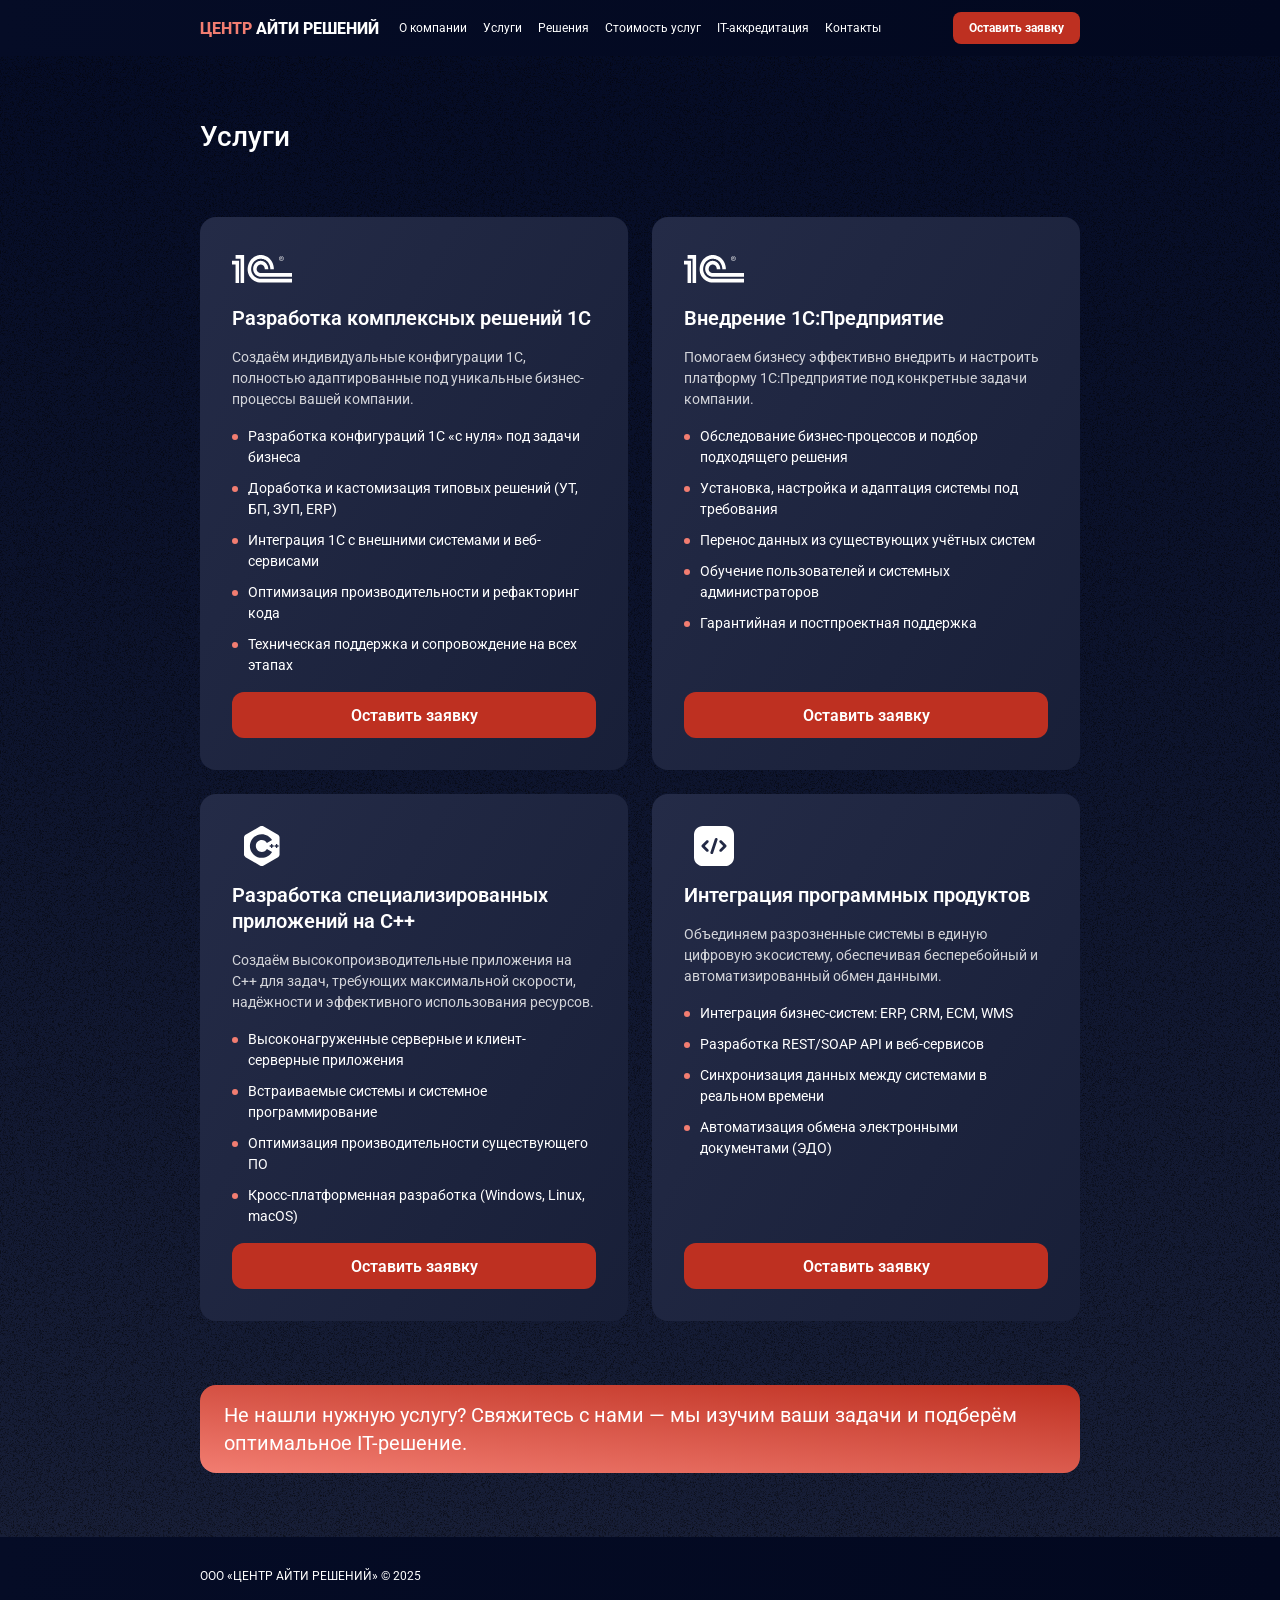
<file: services.html>
<!DOCTYPE html>
<html lang="ru">
<head>
  <meta charset="UTF-8">
  <meta name="viewport" content="width=device-width, initial-scale=1.0">
  <title>Услуги — Центр Айти Решений</title>
  <link rel="stylesheet" href="style.css">
  <link rel="stylesheet" href="services.css">
  <link rel="preconnect" href="https://fonts.googleapis.com">
  <link rel="preconnect" href="https://fonts.gstatic.com" crossorigin>
  <link href="https://fonts.googleapis.com/css2?family=Roboto:wght@400;500;600;700;800&display=swap" rel="stylesheet">
</head>
<body>

  <!-- ======= HEADER ======= -->
  <header class="header">
    <div class="header__logo">
      <a href="/"><span class="accent">ЦЕНТР</span> АЙТИ РЕШЕНИЙ</a>
    </div>
    <nav class="header__nav">
      <a href="/about" class="header__nav-link">О компании</a>
      <a href="/services" class="header__nav-link">Услуги</a>
      <a href="/solutions" class="header__nav-link">Решения</a>
      <a href="/pricing" class="header__nav-link">Стоимость услуг</a>
      <a href="/accreditation" class="header__nav-link">IT-аккредитация</a>
      <a href="/contacts" class="header__nav-link">Контакты</a>
    </nav>
    <div class="header__actions">
      <a href="/pricing#form"><button class="btn btn--red btn--sm">Оставить заявку</button></a>
    </div>
  </header>

  <!-- ======= MAIN ======= -->
  <main class="services-main">
    <div class="services-main__texture"></div>

    <h1 class="services-main__title">Услуги</h1>

    <div class="services-detail-grid">

      <!-- Ряд 1 -->
      <div class="services-detail-row">

        <!-- Карточка 1: Разработка комплексных решений 1С -->
        <div class="svc-card">
          <div class="svc-card__icon">
            <img src="assets/icons/1c-large.svg" alt="1С" width="60" height="27">
          </div>
          <h2 class="svc-card__title">Разработка комплексных решений 1С</h2>
          <p class="svc-card__desc">Создаём индивидуальные конфигурации 1С, полностью адаптированные под уникальные бизнес-процессы вашей компании.</p>
          <ul class="svc-card__list">
            <li>Разработка конфигураций 1С «с нуля» под задачи бизнеса</li>
            <li>Доработка и кастомизация типовых решений (УТ, БП, ЗУП, ERP)</li>
            <li>Интеграция 1С с внешними системами и веб-сервисами</li>
            <li>Оптимизация производительности и рефакторинг кода</li>
            <li>Техническая поддержка и сопровождение на всех этапах</li>
          </ul>
          <a href="/pricing#form" class="svc-card__btn">
            <button class="btn btn--red btn--full">Оставить заявку</button>
          </a>
        </div>

        <!-- Карточка 2: Внедрение 1С:Предприятие -->
        <div class="svc-card">
          <div class="svc-card__icon">
            <img src="assets/icons/1c-large.svg" alt="1С" width="60" height="27">
          </div>
          <h2 class="svc-card__title">Внедрение 1С:Предприятие</h2>
          <p class="svc-card__desc">Помогаем бизнесу эффективно внедрить и настроить платформу 1С:Предприятие под конкретные задачи компании.</p>
          <ul class="svc-card__list">
            <li>Обследование бизнес-процессов и подбор подходящего решения</li>
            <li>Установка, настройка и адаптация системы под требования</li>
            <li>Перенос данных из существующих учётных систем</li>
            <li>Обучение пользователей и системных администраторов</li>
            <li>Гарантийная и постпроектная поддержка</li>
          </ul>
          <a href="/pricing#form" class="svc-card__btn">
            <button class="btn btn--red btn--full">Оставить заявку</button>
          </a>
        </div>

      </div>

      <!-- Ряд 2 -->
      <div class="services-detail-row">

        <!-- Карточка 3: Разработка на C++ -->
        <div class="svc-card">
          <div class="svc-card__icon">
            <img src="assets/icons/cpp.svg" alt="C++" width="60" height="40">
          </div>
          <h2 class="svc-card__title">Разработка специализированных приложений на C++</h2>
          <p class="svc-card__desc">Создаём высокопроизводительные приложения на C++ для задач, требующих максимальной скорости, надёжности и эффективного использования ресурсов.</p>
          <ul class="svc-card__list">
            <li>Высоконагруженные серверные и клиент-серверные приложения</li>
            <li>Встраиваемые системы и системное программирование</li>
            <li>Оптимизация производительности существующего ПО</li>
            <li>Кросс-платформенная разработка (Windows, Linux, macOS)</li>
          </ul>
          <a href="/pricing#form" class="svc-card__btn">
            <button class="btn btn--red btn--full">Оставить заявку</button>
          </a>
        </div>

        <!-- Карточка 4: Интеграция -->
        <div class="svc-card">
          <div class="svc-card__icon svc-card__icon--integration">
            <img src="assets/icons/integration.svg" alt="Интеграция" width="40" height="40">
          </div>
          <h2 class="svc-card__title">Интеграция программных продуктов</h2>
          <p class="svc-card__desc">Объединяем разрозненные системы в единую цифровую экосистему, обеспечивая бесперебойный и автоматизированный обмен данными.</p>
          <ul class="svc-card__list">
            <li>Интеграция бизнес-систем: ERP, CRM, ECM, WMS</li>
            <li>Разработка REST/SOAP API и веб-сервисов</li>
            <li>Синхронизация данных между системами в реальном времени</li>
            <li>Автоматизация обмена электронными документами (ЭДО)</li>
          </ul>
          <a href="/pricing#form" class="svc-card__btn">
            <button class="btn btn--red btn--full">Оставить заявку</button>
          </a>
        </div>

      </div>

    </div>

    <!-- Красный баннер -->
    <div class="services-banner">
      <p>Не нашли нужную услугу? Свяжитесь с нами — мы изучим ваши задачи и подберём оптимальное IT-решение.</p>
    </div>

  </main>

  <!-- ======= FOOTER ======= -->
  <footer class="footer">
    <p class="footer__copy">ООО «ЦЕНТР АЙТИ РЕШЕНИЙ» © 2025</p>
  </footer>

</body>
</html>
</file>
<file: style.css>
/* ===================== BASE ===================== */
*, *::before, *::after {
  box-sizing: border-box;
  margin: 0;
  padding: 0;
}

:root {
  --red:       #be3021;
  --red-light: #f27d71;
  --dark-1:    #050c26;
  --dark-2:    #02081f;
  --dark-3:    #171e37;
  --card-1:    rgb(24, 31, 56);
  --card-2:    rgb(36, 43, 71);
  --text-dark: #1b1c21;
  --light-1:   rgb(246, 249, 255);
  --light-2:   rgb(199, 204, 228);
}

html { scroll-behavior: smooth; }

body {
  font-family: 'Roboto', sans-serif;
  color: var(--text-dark);
  overflow-x: hidden;
  min-width: 1280px;
}

.accent { color: var(--red-light); }

/* ===================== BUTTONS ===================== */
.btn {
  display: inline-flex;
  align-items: center;
  justify-content: center;
  border: none;
  cursor: pointer;
  font-family: 'Roboto', sans-serif;
  font-weight: 700;
  color: #fff;
  background-color: var(--red);
  white-space: nowrap;
  transition: background-color 0.2s;
}

.btn:hover { background-color: #a82a1d; }

.btn--sm  { height: 32px; padding: 0 16px; font-size: 12px; border-radius: 8px; }
.btn--lg  { height: 46px; padding: 0 24px; font-size: 16px; border-radius: 12px; }
.btn--xl  { height: 46px; padding: 8px 16px; font-size: 20px; font-weight: 600; border-radius: 12px; }
.btn--full { width: 100%; }

/* ===================== SECTION TITLES ===================== */
.section-title {
  font-size: 28px;
  font-weight: 500;
  line-height: 1.3;
}
.section-title.dark  { color: var(--text-dark); }
.section-title.light { color: #fff; }

.section-subtitle { font-size: 20px; font-weight: 400; }
.section-subtitle.dark { color: var(--text-dark); }

/* ===================== HEADER ===================== */
.header {
  position: sticky;
  top: 0;
  z-index: 100;
  display: flex;
  align-items: center;
  gap: 16px;
  padding: 12px 200px;
  background: linear-gradient(90deg, var(--dark-1) 0%, var(--dark-2) 100%);
}

.header__logo {
  flex: 1;
  font-size: 16px;
  font-weight: 800;
  color: #fff;
  white-space: nowrap;
}

.header__nav {
  display: flex;
  align-items: center;
  gap: 16px;
}

.header__nav-link {
  font-size: 12px;
  font-weight: 400;
  color: #fff;
  text-decoration: none;
  white-space: nowrap;
  transition: color 0.2s;
}
.header__nav-link:hover { color: var(--red-light); }

.header__actions {
  flex: 1;
  display: flex;
  justify-content: flex-end;
}

/* ===================== HERO ===================== */
.hero {
  position: relative;
  height: 563px;
  padding: 128px 200px;
  display: flex;
  align-items: flex-start;
  justify-content: center;
  flex-direction: column;
  overflow: hidden;
  background: linear-gradient(180deg, var(--dark-1) 0%, var(--dark-3) 100%);
}

.hero__texture {
  position: absolute;
  inset: -257px 0 0 0;
  width: 1450px;
  height: 1028px;
  background-image: url('assets/images/circuit-texture.png');
  background-size: 500px 500px;
  background-position: top left;
  opacity: 0.5;
  mix-blend-mode: overlay;
  transform: rotate(90deg);
  transform-origin: left top;
  pointer-events: none;
}

.hero__circuit {
  position: absolute;
  right: 0;
  top: 0;
  height: 100%;
  width: auto;
  pointer-events: none;
}

.hero__content {
  position: relative;
  z-index: 1;
  display: flex;
  flex-direction: column;
  align-items: flex-start;
  gap: 32px;
}

.hero__text {
  display: flex;
  flex-direction: column;
  gap: 16px;
}

.hero__brand {
  font-size: 24px;
  font-weight: 800;
  color: #fff;
  white-space: nowrap;
}

.hero__title {
  font-size: 40px;
  font-weight: 700;
  color: #fff;
  line-height: 1.15;
}

/* ===================== SERVICES ===================== */
.services {
  padding: 64px 200px;
  background: linear-gradient(180deg, var(--light-1) 0%, var(--light-2) 100%);
}

.section-header {
  display: flex;
  flex-direction: column;
  gap: 8px;
  margin-bottom: 32px;
}

.services__grid {
  display: flex;
  flex-direction: column;
  gap: 32px;
}

.services__row {
  display: flex;
  gap: 32px;
}

.service-card {
  flex: 1;
  display: flex;
  align-items: center;
  gap: 32px;
  padding: 24px;
  border-radius: 24px;
  background: linear-gradient(-52.16deg, var(--card-1) 0%, var(--card-2) 100%);
  overflow: hidden;
  min-height: 182px;
}

.service-card__icon {
  display: flex;
  align-items: center;
  justify-content: center;
  flex-shrink: 0;
  width: 48px;
  height: 48px;
  border-radius: 12px;
  background: linear-gradient(222.6deg, var(--red) 6.7%, var(--red-light) 93.84%);
}

.service-card__icon img {
  max-width: 32px;
  max-height: 32px;
  width: auto;
  height: auto;
  object-fit: contain;
}

.service-card__body {
  display: flex;
  flex-direction: column;
  gap: 4px;
}

.service-card__title {
  font-size: 20px;
  font-weight: 600;
  color: #fff;
  white-space: nowrap;
}

.service-card__desc {
  font-size: 16px;
  font-weight: 400;
  color: #fff;
  line-height: 1.4;
}

.service-card__link {
  display: inline-flex;
  align-items: center;
  gap: 8px;
  font-size: 16px;
  font-weight: 600;
  color: var(--red-light);
  text-decoration: none;
  margin-top: 4px;
}

.service-card__arrow {
  width: auto;
  height: auto;
  max-width: 24px;
  max-height: 24px;
}

/* ===================== ADVANTAGES ===================== */
.advantages {
  position: relative;
  padding: 64px 200px;
  background: linear-gradient(180deg, var(--dark-1) 0%, var(--dark-3) 100%);
  overflow: hidden;
}

.advantages__texture {
  position: absolute;
  inset: -257px 0 0 0;
  width: 1450px;
  height: 1028px;
  background-image: url('assets/images/circuit-texture.png');
  background-size: 500px 500px;
  background-position: top left;
  opacity: 0.5;
  mix-blend-mode: overlay;
  transform: rotate(90deg);
  transform-origin: left top;
  pointer-events: none;
}

.advantages > .section-title { position: relative; z-index: 1; margin-bottom: 32px; }

.advantages__grid {
  position: relative;
  z-index: 1;
  display: flex;
  gap: 16px;
  align-items: stretch;
}

.advantages__left {
  flex: 1;
  display: flex;
  flex-direction: column;
  gap: 16px;
}

.advantage-card {
  position: relative;
  padding: 16px 24px;
  border-radius: 24px;
  background: linear-gradient(-39.16deg, rgba(24,31,56,0.8) 0%, rgba(36,43,71,0.8) 100%);
  overflow: hidden;
}

.advantage-card--sm   { height: 117px; }
.advantage-card--tall {
  flex: 1;
  display: flex;
  flex-direction: column;
  background: linear-gradient(-60.12deg, rgba(24,31,56,0.8) 0%, rgba(36,43,71,0.8) 100%);
}

.advantage-card__text {
  position: relative;
  z-index: 1;
}

.advantage-card__title {
  font-size: 20px;
  font-weight: 600;
  color: #fff;
  line-height: 1.3;
}

.advantage-card__desc {
  font-size: 16px;
  font-weight: 400;
  color: #fff;
  margin-top: 8px;
}

.advantage-card__deco {
  position: absolute;
  pointer-events: none;
  z-index: 0;
}

.advantage-card__deco--experience {
  /* Figma: left 290px / top 39px в карточке 512px шириной */
  left: 55%;
  top: 39px;
  width: 158px;
  height: auto;
}

.advantage-card__deco--flexibility {
  /* Figma: left 335px / top 11px, высота 200px в карточке 117px — низ обрезается */
  left: 60%;
  top: 11px;
  width: 166px;
  height: auto;
}

.advantage-card__deco--quality {
  /* Figma: left 303px / top 87px, нижняя часть обрезается overflow:hidden */
  left: 58%;
  top: 87px;
  width: 186px;
  height: auto;
}


/* ===================== CONTACTS ===================== */
.contacts {
  position: relative;
  padding: 64px 200px;
  background: linear-gradient(90deg, var(--dark-1) 0%, var(--dark-3) 100%);
  overflow: hidden;
}

.contacts__texture {
  position: absolute;
  inset: -257px 0 0 0;
  width: 1450px;
  height: 1028px;
  background-image: url('assets/images/circuit-texture.png');
  background-size: 500px 500px;
  background-position: top left;
  opacity: 0.5;
  mix-blend-mode: overlay;
  transform: rotate(90deg);
  transform-origin: left top;
  pointer-events: none;
}

.contacts__grid {
  position: relative;
  z-index: 1;
  display: flex;
  gap: 32px;
  align-items: stretch;
}

.contacts__info {
  flex: 1;
  display: flex;
  flex-direction: column;
  gap: 16px;
}

.contacts__phones {
  display: flex;
  flex-direction: column;
  gap: 4px;
  font-size: 20px;
  font-weight: 600;
  color: #fff;
}

.contacts__details {
  display: flex;
  flex-direction: column;
  gap: 8px;
  font-size: 16px;
  font-weight: 400;
  color: #fff;
}

.contacts__schedule { line-height: 1.5; }

.contacts__cta-card {
  display: flex;
  flex-direction: column;
  gap: 16px;
  padding: 24px 32px;
  border-radius: 24px;
  background: linear-gradient(-51.69deg, rgba(24,31,56,0.8) 0%, rgba(36,43,71,0.8) 100%);
}

.contacts__cta-card > p {
  font-size: 20px;
  font-weight: 400;
  color: #fff;
  line-height: 1.5;
}

.contacts__map {
  flex: 1;
  border-radius: 24px;
  overflow: hidden;
  position: relative;
  min-height: 300px;
}

.contacts__map img {
  position: absolute;
  inset: 0;
  width: 100%;
  height: 100%;
  object-fit: cover;
}

/* ===================== FOOTER ===================== */
.footer {
  padding: 32px 200px;
  background: linear-gradient(90deg, var(--dark-1) 0%, var(--dark-2) 100%);
}

.footer__copy {
  font-size: 12px;
  font-weight: 400;
  color: #fff;
  white-space: nowrap;
}

/* ===================== FORM — общие состояния ===================== */

.form-field--invalid {
  outline: 2px solid var(--red-light) !important;
  outline-offset: -2px;
}

.form-success {
  display: flex;
  flex-direction: column;
  align-items: center;
  justify-content: center;
  gap: 16px;
  padding: 24px 16px;
  min-height: 220px;
  text-align: center;
}

.form-success svg {
  flex-shrink: 0;
}

.form-success__ring,
.form-success__check {
  transition: stroke-dashoffset 0.6s cubic-bezier(0.4, 0, 0.2, 1);
}

.form-success__check {
  transition-delay: 0.35s;
}

.form-success__title {
  font-size: 22px;
  font-weight: 700;
  color: #fff;
}

.form-success__text {
  font-size: 15px;
  font-weight: 400;
  color: rgba(255, 255, 255, 0.75);
  line-height: 1.5;
}
</file>
<file: about.css>
/* ===================== О КОМПАНИИ ===================== */

.about-main {
  position: relative;
  width: 100%;
  padding: 64px 200px;
  display: flex;
  flex-direction: column;
  gap: 64px;
  overflow: hidden;
  background: linear-gradient(180deg, var(--dark-1) 0%, var(--dark-3) 100%);
}

.about-main__texture {
  position: absolute;
  left: -10px;
  top: -260px;
  width: 1450px;
  height: 2045px;
  background-image: url('assets/images/circuit-texture.png');
  background-size: 500px 500px;
  background-position: top left;
  opacity: 0.5;
  mix-blend-mode: overlay;
  transform: rotate(180deg);
  pointer-events: none;
}

.about-main__title {
  position: relative;
  z-index: 1;
  font-size: 28px;
  font-weight: 500;
  color: #fff;
}

/* ===== Кто мы + Наша миссия ===== */
.about-cards-row {
  position: relative;
  z-index: 1;
  display: flex;
  gap: 24px;
  align-items: stretch;
}

.about-card {
  flex: 1;
  padding: 24px;
  border-radius: 16px;
  background: linear-gradient(-59.19deg, var(--card-1) 0%, var(--card-2) 100%);
  color: #fff;
  position: relative;
  overflow: hidden;
}

.about-card__heading {
  font-size: 20px;
  font-weight: 600;
  margin-bottom: 8px;
}

.about-card__body {
  font-size: 14px;
  font-weight: 400;
  line-height: 1.5;
  display: flex;
  flex-direction: column;
  gap: 8px;
}

.about-card--mission .about-card__body {
  display: block;
}

.about-card__flag {
  position: absolute;
  right: 9px;    /* 508px карточка - 499px правый край флага = 9px */
  bottom: -20px; /* выступает на 20px снизу — обрезается overflow:hidden */
  width: 143px;
  height: auto;
  pointer-events: none;
}

/* ===== Секции (ценности, почему, юр.инфо) ===== */
.about-section {
  position: relative;
  z-index: 1;
  display: flex;
  flex-direction: column;
  gap: 16px;
}

.about-section__title {
  font-size: 24px;
  font-weight: 600;
  color: #fff;
  white-space: nowrap;
}

.about-section__grid {
  display: flex;
  flex-direction: column;
  gap: 24px;
}

/* ===== Строки карточек ===== */
.about-row {
  display: flex;
  gap: 24px;
  align-items: stretch;
}

.about-row--2col .info-card { flex: 1; }
.about-row--3col .info-card { flex: 1; }

/* ===== Карточка инфо ===== */
.info-card {
  display: flex;
  flex-direction: column;
  gap: 8px;
  padding: 24px;
  border-radius: 16px;
  background: linear-gradient(-46.27deg, var(--card-1) 0%, var(--card-2) 100%);
  color: #fff;
  height: 100%;
  box-sizing: border-box;
}

.info-card--sm {
  padding: 16px 24px;
}

.info-card__title {
  font-size: 20px;
  font-weight: 600;
  line-height: 1.3;
}

.info-card__desc {
  font-size: 14px;
  font-weight: 400;
  line-height: 1.4;
}

/* ===== Красный баннер ===== */
.about-banner {
  padding: 16px 24px;
  border-radius: 16px;
  background: linear-gradient(184.32deg, var(--red) 0%, var(--red-light) 100%);
}

.about-banner p {
  font-size: 20px;
  font-weight: 400;
  color: #fff;
  line-height: 1.4;
}

/* ===== Юридическая информация ===== */
.about-legal {
  display: flex;
  gap: 16px;
  align-items: flex-start;
  color: #fff;
  font-size: 16px;
}

.about-legal__col {
  display: flex;
  flex-direction: column;
  gap: 8px;
  line-height: 1.5;
}

.about-legal__col:first-child {
  width: 434px;
  flex-shrink: 0;
}

.about-legal__col:last-child {
  flex: 1;
}

.about-legal__label {
  font-weight: 500;
}

/* ===== Header logo link fix ===== */
.header__logo a {
  color: inherit;
  text-decoration: none;
}
</file>
<file: accreditation.css>
/* ===================== IT-АККРЕДИТАЦИЯ ===================== */

/* ===== Header logo link fix ===== */
.header__logo a {
  color: inherit;
  text-decoration: none;
}

/* ===== Основная тёмная секция ===== */
.accr-main {
  position: relative;
  width: 100%;
  padding: 64px 200px;
  display: flex;
  flex-direction: column;
  gap: 64px;
  overflow: hidden;
  background: linear-gradient(180deg, var(--dark-1) 0%, var(--dark-3) 100%);
}

.accr-main__texture {
  position: absolute;
  inset: -257px 0 0 0;
  width: 1450px;
  height: 1028px;
  background-image: url('assets/images/circuit-texture.png');
  background-size: 500px 500px;
  background-position: top left;
  opacity: 0.5;
  mix-blend-mode: overlay;
  transform: rotate(90deg);
  transform-origin: left top;
  pointer-events: none;
}

/* ===== Интро ===== */
.accr-intro {
  position: relative;
  z-index: 1;
  display: flex;
  flex-direction: column;
  gap: 12px;
}

.accr-intro__title {
  font-size: 28px;
  font-weight: 500;
  color: #fff;
}

.accr-intro__text {
  font-size: 16px;
  font-weight: 400;
  color: rgba(255, 255, 255, 0.85);
  line-height: 1.5;
  max-width: 860px;
}

/* ===== Секция ===== */
.accr-section {
  position: relative;
  z-index: 1;
  display: flex;
  flex-direction: column;
  gap: 24px;
}

.accr-section__title {
  font-size: 22px;
  font-weight: 600;
  color: #fff;
}

.accr-section__subtitle {
  font-size: 14px;
  font-weight: 400;
  color: rgba(255, 255, 255, 0.6);
  margin-top: -16px;
}

/* ===== Сетка карточек реквизитов ===== */
.accr-cards-grid {
  display: grid;
  grid-template-columns: repeat(3, 1fr);
  gap: 16px;
}

.accr-card {
  display: flex;
  flex-direction: column;
  gap: 6px;
  padding: 20px 24px;
  border-radius: 16px;
  background: linear-gradient(-59.19deg, var(--card-1) 0%, var(--card-2) 100%);
  box-sizing: border-box;
}

.accr-card--wide {
  grid-column: span 1;
}

.accr-card--full {
  grid-column: span 3;
}

.accr-card__label {
  font-size: 13px;
  font-weight: 400;
  color: rgba(255, 255, 255, 0.55);
  text-transform: uppercase;
  letter-spacing: 0.04em;
}

.accr-card__value {
  font-size: 16px;
  font-weight: 600;
  color: #fff;
  line-height: 1.4;
}

/* ===== Вид деятельности ===== */
.accr-activity {
  display: flex;
  gap: 24px;
  align-items: flex-start;
  padding: 24px;
  border-radius: 16px;
  background: linear-gradient(-59.19deg, var(--card-1) 0%, var(--card-2) 100%);
}

.accr-activity__code {
  display: flex;
  flex-direction: column;
  gap: 4px;
  align-items: center;
  flex-shrink: 0;
  padding: 12px 20px;
  border-radius: 12px;
  background: rgba(255, 255, 255, 0.06);
}

.accr-activity__code-label {
  font-size: 11px;
  font-weight: 500;
  color: rgba(255, 255, 255, 0.5);
  text-transform: uppercase;
  letter-spacing: 0.06em;
  white-space: nowrap;
}

.accr-activity__code-value {
  font-size: 24px;
  font-weight: 700;
  color: var(--red-light);
}

.accr-activity__text {
  font-size: 15px;
  font-weight: 400;
  color: rgba(255, 255, 255, 0.85);
  line-height: 1.6;
}

/* ===== Стек технологий ===== */
.accr-stack-grid {
  display: grid;
  grid-template-columns: repeat(3, 1fr);
  gap: 16px;
}

.accr-stack-card {
  display: flex;
  flex-direction: column;
  gap: 16px;
  padding: 24px;
  border-radius: 16px;
  background: linear-gradient(-59.19deg, var(--card-1) 0%, var(--card-2) 100%);
}

.accr-stack-card__category {
  font-size: 16px;
  font-weight: 600;
  color: #fff;
  text-transform: uppercase;
  letter-spacing: 0.04em;
}

.accr-stack-card__tags {
  display: flex;
  flex-wrap: wrap;
  gap: 8px;
}

.accr-tag {
  display: inline-block;
  padding: 6px 14px;
  border-radius: 8px;
  background: rgba(255, 255, 255, 0.08);
  font-size: 14px;
  font-weight: 500;
  color: rgba(255, 255, 255, 0.9);
  border: 1px solid rgba(255, 255, 255, 0.12);
}

/* ===== Светлая секция ===== */
.accr-contact {
  padding: 64px 200px;
  display: flex;
  gap: 48px;
  align-items: center;
  background: linear-gradient(180deg, #c7cce4 0%, #f6f9ff 100%);
}

.accr-contact__info {
  flex: 1;
  display: flex;
  flex-direction: column;
  gap: 16px;
  color: var(--text-dark);
}

.accr-contact__title {
  font-size: 24px;
  font-weight: 600;
}

.accr-contact__desc {
  font-size: 16px;
  font-weight: 400;
  line-height: 1.5;
  max-width: 480px;
}

.accr-contact__phones {
  display: flex;
  gap: 32px;
  font-size: 20px;
  font-weight: 600;
}

.accr-contact__schedule {
  font-size: 16px;
  font-weight: 400;
  line-height: 1.5;
}

.accr-contact__cta {
  display: flex;
  flex-direction: column;
  gap: 20px;
  align-items: flex-start;
  max-width: 400px;
}

.accr-contact__cta-text {
  font-size: 18px;
  font-weight: 500;
  color: var(--text-dark);
  line-height: 1.5;
}

.accr-contact__cta .btn--red {
  height: 52px;
  padding: 0 32px;
  font-size: 16px;
  font-weight: 600;
  border-radius: 14px;
}
</file>
<file: contacts.css>
/* ===================== КОНТАКТЫ ===================== */

/* ===== Header logo link fix ===== */
.header__logo a {
  color: inherit;
  text-decoration: none;
}

/* ===== Светлая секция (форма) ===== */
.cnt-top {
  padding: 64px 200px;
  display: flex;
  gap: 24px;
  align-items: flex-start;
  background: linear-gradient(180deg, #c7cce4 0%, #f6f9ff 100%);
}

.cnt-top__info {
  flex: 1;
  display: flex;
  flex-direction: column;
  gap: 16px;
  color: var(--text-dark);
}

.cnt-top__title {
  font-size: 24px;
  font-weight: 600;
}

.cnt-top__desc {
  font-size: 16px;
  font-weight: 400;
  line-height: 1.5;
}

.cnt-top__phones {
  display: flex;
  gap: 32px;
  font-size: 20px;
  font-weight: 600;
  white-space: nowrap;
}

.cnt-top__schedule {
  font-size: 16px;
  font-weight: 400;
  line-height: 1.5;
}

/* ===== Карточка формы ===== */
.cnt-form-card {
  width: 472px;
  flex-shrink: 0;
  display: flex;
  flex-direction: column;
  gap: 16px;
  padding: 24px;
  border-radius: 24px;
  background: linear-gradient(-73.32deg, var(--card-1) 0%, var(--card-2) 100%);
}

.cnt-form-card__intro {
  font-size: 16px;
  font-weight: 400;
  color: #fff;
  line-height: 1.5;
}

.cnt-form-card__intro-bold {
  font-weight: 600;
}

.cnt-form-card__fields {
  display: flex;
  flex-direction: column;
  gap: 8px;
}

.cnt-form-field {
  width: 100%;
  height: 46px;
  padding: 0 8px;
  border: none;
  border-radius: 12px;
  background: #0c1328;
  color: #fff;
  font-family: 'Roboto', sans-serif;
  font-size: 14px;
  font-weight: 400;
  outline: none;
  box-sizing: border-box;
}

.cnt-form-field::placeholder {
  color: #7c8196;
}

.cnt-form-field--textarea {
  height: 116px;
  padding: 8px;
  resize: none;
}

.cnt-form-card__btn {
  width: 100%;
  height: 46px;
  border: none;
  border-radius: 12px;
  cursor: pointer;
  font-family: 'Roboto', sans-serif;
  font-size: 16px;
  font-weight: 600;
  color: #fff;
  background: linear-gradient(186.23deg, var(--red) 0%, var(--red-light) 100%);
  transition: opacity 0.2s;
}

.cnt-form-card__btn:hover {
  opacity: 0.85;
}

/* ===== Тёмная секция (офис + карта) ===== */
.cnt-office {
  position: relative;
  height: 617px;
  padding: 64px 200px;
  display: flex;
  flex-direction: column;
  justify-content: center;
  align-items: flex-start;
  overflow: hidden;
  background: linear-gradient(180deg, var(--dark-1) 0%, var(--dark-3) 100%);
  box-sizing: border-box;
}

/* Левая колонка */
.cnt-office__inner {
  position: relative;
  z-index: 1;
  display: flex;
  flex-direction: column;
  gap: 32px;
  align-items: flex-start;
  width: 464px;
}

.cnt-office__block {
  display: flex;
  flex-direction: column;
  gap: 8px;
}

.cnt-office__block-title {
  font-size: 24px;
  font-weight: 600;
  color: #fff;
  white-space: nowrap;
}

.cnt-office__block-body {
  display: flex;
  flex-direction: column;
  gap: 4px;
}

.cnt-office__brand {
  font-size: 16px;
  font-weight: 800;
  color: #fff;
}

.cnt-office__text {
  font-size: 16px;
  font-weight: 400;
  color: #fff;
  line-height: 1.5;
}

.cnt-label {
  font-weight: 600;
}

.cnt-office__rekvizity {
  display: flex;
  flex-direction: column;
  gap: 4px;
  font-size: 16px;
  font-weight: 400;
  color: #fff;
  line-height: 1.5;
}

/* CTA карточка */
.cnt-office__cta {
  display: flex;
  flex-direction: column;
  gap: 16px;
  padding: 24px 32px;
  border-radius: 24px;
  background: linear-gradient(-53.97deg, rgba(24, 31, 56, 0.8) 0%, rgba(36, 43, 71, 0.8) 100%);
  width: 100%;
  box-sizing: border-box;
}

.cnt-office__cta p {
  font-size: 20px;
  font-weight: 400;
  color: #fff;
  line-height: 1.4;
}

.cnt-office__cta a {
  display: block;
  text-decoration: none;
}

.cnt-office__cta-btn {
  width: 100%;
  height: 46px;
  border: none;
  border-radius: 12px;
  cursor: pointer;
  font-family: 'Roboto', sans-serif;
  font-size: 20px;
  font-weight: 600;
  color: #fff;
  background: var(--red);
  transition: background-color 0.2s;
}

.cnt-office__cta-btn:hover {
  background-color: #a82a1d;
}

/* Карта */
.cnt-office__map {
  position: absolute;
  left: 765px;
  top: 44px;
  width: 868px;
  height: 530px;
  border-radius: 24px;
  overflow: hidden;
}

.cnt-office__map img {
  width: 100%;
  height: 100%;
  object-fit: cover;
}
</file>
<file: pricing.css>
/* ===================== СТОИМОСТЬ УСЛУГ ===================== */

/* ===== Header logo link fix ===== */
.header__logo a {
  color: inherit;
  text-decoration: none;
}

/* ===== Тёмная секция ===== */
.pricing-dark {
  position: relative;
  padding: 64px 200px;
  display: flex;
  flex-direction: column;
  gap: 32px;
  overflow: hidden;
  background: linear-gradient(180deg, var(--dark-1) 0%, var(--dark-3) 100%);
}

.pricing-dark__texture {
  position: absolute;
  inset: -257px 0 0 0;
  width: 1450px;
  height: 1028px;
  background-image: url('assets/images/circuit-texture.png');
  background-size: 500px 500px;
  background-position: top left;
  opacity: 0.5;
  mix-blend-mode: overlay;
  transform: rotate(90deg);
  transform-origin: left top;
  pointer-events: none;
}

/* ===== Интро ===== */
.pricing-intro {
  position: relative;
  z-index: 1;
  display: flex;
  flex-direction: column;
  gap: 8px;
}

.pricing-intro__title {
  font-size: 28px;
  font-weight: 500;
  color: #fff;
  width: 1040px;
}

.pricing-intro__text {
  font-size: 16px;
  font-weight: 400;
  color: #fff;
  line-height: 1.5;
  width: 802px;
}

/* ===== Заголовок Факторы ===== */
.pricing-factors {
  position: relative;
  z-index: 1;
  display: flex;
  flex-direction: column;
  gap: 8px;
}

.pricing-factors__title {
  font-size: 28px;
  font-weight: 500;
  color: #fff;
  width: 1040px;
}

.pricing-factors__desc {
  font-size: 16px;
  font-weight: 400;
  color: #fff;
  line-height: 1.5;
  width: 710px;
}

/* ===== Сетка карточек ===== */
.factors-grid {
  position: relative;
  z-index: 1;
  display: flex;
  flex-direction: column;
  gap: 24px;
}

.factors-row {
  display: flex;
  gap: 24px;
  align-items: stretch;
}

/* ===== Карточка фактора ===== */
.factor-card {
  flex: 1;
  display: flex;
  flex-direction: column;
  gap: 8px;
  padding: 24px;
  border-radius: 24px;
  background: linear-gradient(-55.32deg, var(--card-1) 0%, var(--card-2) 100%);
  color: #fff;
  min-height: 201px;
  box-sizing: border-box;
}

.factor-card__heading {
  font-size: 20px;
  font-weight: 600;
  line-height: 1.3;
}

.factor-num {
  font-size: 24px;
  font-weight: 900;
  color: var(--red-light);
}

.factor-card__text {
  font-size: 16px;
  font-weight: 400;
  line-height: 1.5;
}

/* ===== Карточка «Базовые тарифы» ===== */
.factor-card--rate {
  background: linear-gradient(201.72deg, var(--red) 0%, var(--red-light) 100%);
  display: flex;
  flex-direction: column;
  gap: 8px;
  justify-content: flex-start;
}

.factor-card__rate-title {
  font-size: 20px;
  font-weight: 600;
  color: #fff;
}

.factor-card__rate-text {
  font-size: 16px;
  font-weight: 400;
  color: #fff;
  line-height: 1.5;
  flex: 1;
}

.factor-card__rate-price {
  font-size: 24px;
  font-weight: 700;
}

.factor-card__rate-btn {
  height: 46px;
  padding: 0 24px;
  border: none;
  border-radius: 12px;
  cursor: pointer;
  font-family: 'Roboto', sans-serif;
  font-size: 16px;
  font-weight: 700;
  color: #fff;
  background: linear-gradient(-41.55deg, var(--card-1) 0%, var(--card-2) 100%);
  transition: opacity 0.2s;
  align-self: stretch;
}

.factor-card__rate-btn:hover {
  opacity: 0.85;
}

/* ===== Светлая секция (форма) ===== */
.pricing-contact {
  padding: 64px 200px;
  display: flex;
  gap: 24px;
  align-items: center;
  background: linear-gradient(180deg, #c7cce4 0%, #f6f9ff 100%);
}

.pricing-contact__info {
  flex: 1;
  display: flex;
  flex-direction: column;
  gap: 16px;
  color: var(--text-dark);
}

.pricing-contact__title {
  font-size: 24px;
  font-weight: 600;
  white-space: nowrap;
}

.pricing-contact__desc {
  font-size: 16px;
  font-weight: 400;
  line-height: 1.5;
}

.pricing-contact__phones {
  display: flex;
  gap: 32px;
  font-size: 20px;
  font-weight: 600;
  white-space: nowrap;
}

.pricing-contact__schedule {
  font-size: 16px;
  font-weight: 400;
  line-height: 1.5;
}

/* ===== Карточка формы ===== */
.pricing-form-card {
  width: 472px;
  flex-shrink: 0;
  display: flex;
  flex-direction: column;
  gap: 16px;
  padding: 24px;
  border-radius: 24px;
  background: linear-gradient(-73.32deg, var(--card-1) 0%, var(--card-2) 100%);
}

.pricing-form-card__intro {
  font-size: 16px;
  font-weight: 400;
  color: #fff;
  line-height: 1.5;
}

.pricing-form-card__intro-bold {
  font-weight: 600;
}

.pricing-form-card__fields {
  display: flex;
  flex-direction: column;
  gap: 8px;
}

.pricing-form-field {
  width: 100%;
  height: 46px;
  padding: 0 8px;
  border: none;
  border-radius: 12px;
  background: #0c1328;
  color: #fff;
  font-family: 'Roboto', sans-serif;
  font-size: 14px;
  font-weight: 400;
  outline: none;
  box-sizing: border-box;
}

.pricing-form-field::placeholder {
  color: #7c8196;
}

.pricing-form-field--textarea {
  height: 116px;
  padding: 8px;
  resize: none;
  align-items: flex-start;
}

.pricing-form-card__btn {
  width: 100%;
  height: 46px;
  border: none;
  border-radius: 12px;
  cursor: pointer;
  font-family: 'Roboto', sans-serif;
  font-size: 16px;
  font-weight: 600;
  color: #fff;
  background: linear-gradient(186.23deg, var(--red) 0%, var(--red-light) 100%);
  transition: opacity 0.2s;
}

.pricing-form-card__btn:hover {
  opacity: 0.85;
}
</file>
<file: services.css>
/* ===================== УСЛУГИ ===================== */

.services-main {
  position: relative;
  width: 100%;
  padding: 64px 200px;
  display: flex;
  flex-direction: column;
  gap: 64px;
  overflow: hidden;
  background: linear-gradient(180deg, var(--dark-1) 0%, var(--dark-3) 100%);
}

.services-main__texture {
  position: absolute;
  left: -10px;
  top: -260px;
  width: 1450px;
  height: 2045px;
  background-image: url('assets/images/circuit-texture.png');
  background-size: 500px 500px;
  background-position: top left;
  opacity: 0.5;
  mix-blend-mode: overlay;
  transform: rotate(180deg);
  pointer-events: none;
}

.services-main__title {
  position: relative;
  z-index: 1;
  font-size: 28px;
  font-weight: 500;
  color: #fff;
}

/* ===== Сетка карточек ===== */
.services-detail-grid {
  position: relative;
  z-index: 1;
  display: flex;
  flex-direction: column;
  gap: 24px;
}

.services-detail-row {
  display: flex;
  gap: 24px;
  align-items: stretch;
}

/* ===== Карточка услуги ===== */
.svc-card {
  flex: 1;
  display: flex;
  flex-direction: column;
  gap: 16px;
  padding: 32px;
  border-radius: 16px;
  background: linear-gradient(-59.19deg, var(--card-1) 0%, var(--card-2) 100%);
  color: #fff;
  box-sizing: border-box;
}

.svc-card__icon {
  display: flex;
  align-items: center;
  width: 60px;
  height: 40px;
}

.svc-card__icon--integration {
  width: 60px;
  height: 40px;
  justify-content: center;
}

.svc-card__icon img {
  display: block;
  max-width: 100%;
  height: auto;
}

.svc-card__title {
  font-size: 20px;
  font-weight: 600;
  line-height: 1.3;
}

.svc-card__desc {
  font-size: 14px;
  font-weight: 400;
  line-height: 1.5;
  color: rgba(255, 255, 255, 0.8);
}

.svc-card__list {
  flex: 1;
  list-style: none;
  display: flex;
  flex-direction: column;
  gap: 10px;
  padding: 0;
  margin: 0;
}

.svc-card__list li {
  position: relative;
  padding-left: 16px;
  font-size: 14px;
  font-weight: 400;
  line-height: 1.5;
}

.svc-card__list li::before {
  content: '';
  position: absolute;
  left: 0;
  top: 8px;
  width: 6px;
  height: 6px;
  border-radius: 50%;
  background: var(--red-light);
  flex-shrink: 0;
}

.svc-card__btn {
  display: block;
  text-decoration: none;
}

.svc-card__btn .btn {
  border-radius: 12px;
  height: 46px;
  font-size: 16px;
  font-weight: 600;
}

/* ===== Красный баннер ===== */
.services-banner {
  position: relative;
  z-index: 1;
  padding: 16px 24px;
  border-radius: 16px;
  background: linear-gradient(184.32deg, var(--red) 0%, var(--red-light) 100%);
}

.services-banner p {
  font-size: 20px;
  font-weight: 400;
  color: #fff;
  line-height: 1.4;
}

/* ===== Header logo link fix ===== */
.header__logo a {
  color: inherit;
  text-decoration: none;
}
</file>
